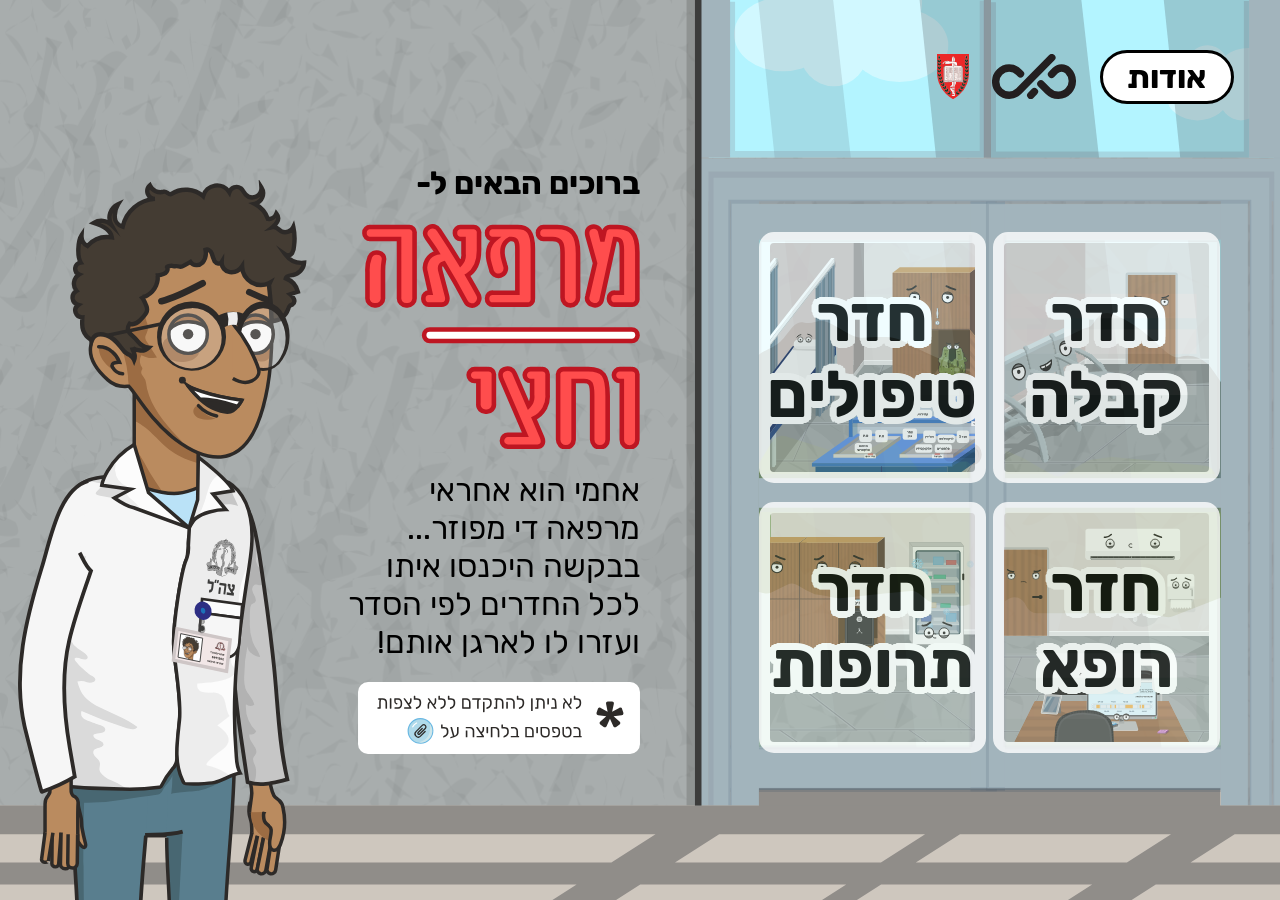
<file: index.html>
<!DOCTYPE html>
<html lang="en">
  <head>
    <meta charset="UTF-8">
    <meta name="viewport" content="width=device-width, initial-scale=1.0">
    <link rel="shortcut icon" href="2content/head_happy.svg">
    <link rel="stylesheet" href="JQuery/jquery-ui.css">
    <link rel="stylesheet" href="style.css">
    <script src="JQuery/jquery-3.4.1.min.js"></script>
    <script src="JQuery/jquery-ui.min.js"></script>
    <script src="code.js"></script>
    <script src="games_general.js"></script>
    <script src="quiz.js"></script> 
    <script src="room_1_games.js"></script>
    <script src="room_2_games.js"></script> 
    <script src="room_3_games.js"></script>
    <script src="room_4_games.js"></script>     
    <title>מרפאה וחצי</title>
  </head>
  <body>
    <div id="main">
      <!-- opening -->
      <div id="opening" class="page background">
        <div class="container">
          <div id="symbols" class="flex">
            <div id="about-button" class="button move background">אודות</div>
            <img id="till" class="symbol" src="1home/till_logo.svg">
            <img id="bhd-10" class="symbol" src="1home/bhd_10_logo.svg">
          </div>
          <div id="grade-print" class="bold smooth-16 ending-game-title"></div>
          <div id="rooms" class="flex">
            <div id="room-button-1" class="flex button room-button background abled">
              <div class="room-name smooth-16">חדר קבלה</div>
            </div>
            <div id="room-button-2" class="flex button room-button background abled">
              <div class="room-name smooth-16">חדר טיפולים</div>
            </div>
            <div id="room-button-3" class="flex button room-button background abled">
              <div class="room-name smooth-16">חדר רופא</div>
            </div>
            <div id="room-button-4" class="flex button room-button background abled">
              <div class="room-name smooth-16">חדר תרופות</div>
            </div>
          </div>
          <span id="opening-text" class="flex">
            <div class="bold">ברוכים הבאים ל-</div>
            <img id="opening-title" src="1home/title_mirpaa_vahezi.svg">
            <div>אחמי הוא אחראי מרפאה די מפוזר... בבקשה היכנסו איתו לכל החדרים לפי הסדר ועזרו לו לארגן אותם!</div>
            <img id="asterix" src="1home/note_bubble.svg">
          </span>
          <img id="ahami" src="1home/ahami.svg">
        </div>
      </div>

      <!-- about -->
      <div id="about" class="page background notebook">
        <div class="container">
          <div class="background bold title little-title">אודות</div>
          <div id="back-about-button" class="button move back-button control-button background"></div>
          <div class="flex flex-text">
            <img class="asterix" src="1home/asterisk.svg">
            <span><span class="bold gray">רמ"ד טי"ל-</span> רס"ן מיגל לויתן</span>
          </div>
          <div class="flex flex-text">
            <img class="asterix" src="1home/asterisk.svg">
            <span><span class="bold gray">רת"ח מו"פ וחדשנות בלמידה-</span> סמ"ר במיל' גל גנסין וסמ"ר אופק בצון</span>
          </div>
          <div class="flex flex-text">
            <img class="asterix" src="1home/asterisk.svg">
            <span><span class="bold gray">עיצוב גרפי-</span> סמל מייה ליבנה</span>
          </div>
          <div class="flex flex-text">
            <img class="asterix" src="1home/asterisk.svg">
            <span><span class="bold gray">תכנות-</span> סמל טל סרוסי ורב"ט ניצן סלמון</span>
          </div>
          <div class="flex flex-text">
            <img class="asterix" src="1home/asterisk.svg">
            <span><span class="bold gray">מומחה תוכן-</span> רס"ב יוסף פורטל</span>
          </div>
          <div class="flex flex-text">
            <img class="asterix" src="1home/asterisk.svg">
            <span><span class="bold gray">גרסה-</span> אפריל 2022</span>
          </div>
        </div>
      </div>

      <!-- room 1 -->
      <!-- page 1 -->
      <div id="r1p1" class="page background notebook">
        <div class="container">
          <div class="background bold title big-title">תחזוקת החדר</div>
          <div class="flex flex-text">
            <img class="asterix" src="1home/asterisk.svg">
            <span>חדר ההמתנה יהיה מוגן מפני פגעי מזג האוויר.</span>
          </div>
          <div class="flex flex-text">
            <img class="asterix" src="1home/asterisk.svg">
            <span>בחדר ההמתנה יימצאו הוראות, הנחיות, ומידע הסברתי למטופל, בהתאם להוראות קרפר.</span>
          </div>
          <div class="flex flex-text">
            <img class="asterix" src="1home/asterisk.svg">
            <span>בחדר יהיו ספסלי המתנה עם משענת בהתאם לתקן היחידה.</span>
          </div>
          <div class="flex flex-text">
            <img class="asterix" src="1home/asterisk.svg">
            <span>בחדר יפוזרו פחי אשפה לצורך שמירה על סביבה נקייה.</span>
          </div>
        </div>
      </div>

      <!-- page 2 -->
      <div id="r1p2" class="page background notebook">
        <div class="container">
          <div class="background bold title big-title">שילוט החדר</div>
          <div class="flex flex-text">
            <img class="asterix" src="1home/asterisk.svg">
            <span class="span-container"><span class="bold gray">מחוץ לכניסה</span> למרפאה ייתלו שלטים במקום בולט- לא על הדלת. השלטים שייתלו הם:
            <div class="flex flex-text">
              <div class="attach background data-num-1"></div>
              <span>שעות פעילות המרפאה.</span>
            </div>
            <div class="flex flex-text">
              <div class="attach background data-num-2"></div>
              <span>נוהל קבלת חולים למרפאה.</span>
            </div>
            <div class="flex flex-text">
              <div class="attach background data-num-3"></div>
              <span>דרכי תקשורת השגת צוות הרפואי לאחר שעות הפעילות ובמקרה חירום.</span>
            </div>
            <div class="flex flex-text">
              <div class="attach background data-num-4"></div>
              <span>המענה הרפואי לחיילי צה"ל לאחר שעות הפעילות (נוהל ביקור רופא).</span>
            </div>
          </span>
          </div>
          <div class="flex flex-text">
            <img class="asterix" src="1home/asterisk.svg">
            <span class="span-container"><span class="bold gray">במרכז החדר</span> ייתלו:
            <div class="flex flex-text">
              <div class="attach background data-num-4"></div>
              <span>שלט של שמירה על השקט והניקיון, ואיסור על עישון.</span>
            </div>
            <div class="flex flex-text">
              <div class="attach background data-num-5"></div>
              <span>אמנת השירות של חיל הרפואה.</span>
            </div>
          </span>
          </div>
        </div>
      </div>

      <!-- page 3- page 2's game -->
      <div id="r1p3" class="page background">
        <div class="container">
          <div class="instructions-flex flex">
            <img class="ahami-head" src="2content/head_happy.svg">
            <div class="bold instructions">התבלבלתי ותליתי את כל השלטים מחוץ למרפאה!<br>לחצו על השלטים שאמורים להיות בפנים</div>
          </div>
          <div class="items-flex flex">
            <img class="data-num-1 incorrect item state button visible" src="exer1/exer1_emergency.svg">
            <img class="data-num-2 incorrect item state button visible" src="exer1/exer1_kabala.svg">
            <img class="data-num-3 correct item state button visible" src="exer1/exer1_smoke.svg">
            <img class="data-num-4 correct item state button visible" src="exer1/exer1_amana.svg">
            <img class="data-num-5 incorrect item state button visible" src="exer1/exer1_timetable.svg">
            <img class="data-num-6 incorrect item state button visible" src="exer1/exer1_bikurofe.svg">
          </div>
        </div>
      </div>

      <!-- page 4 -->
      <div id="r1p4" class="page background notebook">
        <div class="container">
          <div class="background bold title big-title">מידע למטופל</div>
          <div class="flex flex-text">בחדר ההמתנה יימצא מידע למטופלים, בחלוקה לפי נושאים:</div>
          <div class="flex flex-text">
            <div class="attach background data-num-1"></div>
            <span class="span-container">הנחיות רפואה <span class="bold gray">כלליות</span>:
              <div class="flex flex-text">
                <img class="asterix" src="1home/asterisk.svg">
                <span>שעות פעילות המרפאה והמענה הרפואי לאחריהן ובעת חופשה.</span>
              </div>
              <div class="flex flex-text">
                <img class="asterix" src="1home/asterisk.svg">
                <span>נוהל קבלה לטיפול של בעל תפקיד (סגל/חניכים) לכל מתחם טיפולי.</span>
              </div>
              <div class="flex flex-text">
                <img class="asterix" src="1home/asterisk.svg">
                <span>נוהל פנייה למיון/מרפאת ביקור רופא ואופן בקשת טופס 119 (הוראת קרפ"ר 281.119).</span>
              </div>
              <div class="flex flex-text">
                <img class="asterix" src="1home/asterisk.svg">
                <span>רשימת מרפאות שיניים לעזרה ראשונה (אתר צה"ל ואפליקציית מקול הלב).</span>
              </div>
              <div class="flex flex-text">
                <img class="asterix" src="1home/asterisk.svg">
                <span>נוהל פנייה לוועדה רפואית (הוראת קרפ"ר 701.005).</span>
              </div>
              <div class="flex flex-text">
                <img class="asterix" src="1home/asterisk.svg">
                <span>זכויות וחובות החייל בכל הקשור בהפניות למומחים (הוראת קרפ"ר 300.007).</span>
              </div>
              <div class="flex flex-text">
                <img class="asterix" src="1home/asterisk.svg">
                <span>נוהל פנייה ישירה של אנשי הקבע למרפאות מומחים (הוראת קרפ"ר 300.007).</span>
              </div>
              <div class="flex flex-text">
                <img class="asterix" src="1home/asterisk.svg">
                <span>נוהל מערך הרפואה הראשונה למשרתי הקבע, הכוללות את רשימת מרפאות הקבע בצבא ואפשרות אנשי הקבע למעבר ביניהן (הוראת קרפ"ר 300.002).</span>
              </div>
              <div class="flex flex-text">
                <img class="asterix" src="1home/asterisk.svg">
                <span>דרכי התקשרות עם מרכז המידע וזימון תורים (אתר צה"ל ואפליקציית מקול הלב).</span>
              </div>
            </span>
          </div>
        </div>
      </div>

      <!-- page 5 -->
      <div id="r1p5" class="page background notebook">
        <div class="container">
          <div class="background bold title big-title">מידע למטופל</div>
          <div class="flex flex-text">
            <div class="attach background data-num-1"></div>
            <span class="span-container">רפואת <span class="bold gray">מומחים</span>:
              <div class="flex flex-text">
                <img class="asterix" src="1home/asterisk.svg">
                <span>נוהל פניית/הפניית חייל בחובה/בקבע לקב"ן.</span>
              </div>
              <div class="flex flex-text">
                <img class="asterix" src="1home/asterisk.svg">
                <span>רשימת מרפאות מומחים צבאיות ואזרחיות, ורשימת אופטיקאים (כולל דרכי השגתן).</span>
              </div>
              <div class="flex flex-text">
                <img class="asterix" src="1home/asterisk.svg">
                <span>מומחי פיזיותרפיה ודרכי השגתם (אתר צה"ל, אפליקציית מקול הלב ואתר משר"פ דך הצה"לנט).</span>
              </div>
            </span>
          </div>
          <div class="flex flex-text">
            <div class="attach background data-num-2"></div>
            <span class="span-container">רפואת <span class="bold gray">נשים</span>:
            <div class="flex flex-text">
              <img class="asterix" src="1home/asterisk.svg">
              <span>נוהל בדיקת חיילת, הכולל רשימת רופאות נשים צבאיות ואזרחיות, ונוהל פנייה למרכז מהו"ת (ראש מערך רפואת נשים במרפ"א 8282).</span>
            </div>
          </span>
        </div>
        </div>
      </div>

      <!-- page 6 -->
      <div id="r1p6" class="page background notebook">
        <div class="container">
          <div class="background bold title big-title">מידע למטופל</div>
          <div class="flex flex-text">
            <div class="attach background data-num-1"></div>
            <span class="span-container">לוח מודעות עם <span class="bold gray">הנחיות רפואה מונעת ובריאות הצבא</span>. אין לתלות הוראות קרפ"ר על הלוח- הנהלים שיימצאו הינם נהלים פנים יחידתיים המותאמים להוראות קרפ"ר ולהבנחיות הענפים השונים בחיל הרפואה. הלוח יעסוק בנושאים הבאים:
              <div class="flex flex-text">
                <img class="asterix" src="1home/asterisk.svg">
                <span>מניעת עישון.</span>
              </div>
              <div class="flex flex-text">
                <img class="asterix" src="1home/asterisk.svg">
                <span>נזקי שמש.</span>
              </div>
              <div class="flex flex-text">
                <img class="asterix" src="1home/asterisk.svg">
                <span>תזונה נכונה בשגרה ולפי עונות השנה.</span>
              </div>
              <div class="flex flex-text">
                <img class="asterix" src="1home/asterisk.svg">
                <span>פעילות גופנית ואורח חיים בריא.</span>
              </div>
              <div class="flex flex-text">
                <img class="asterix" src="1home/asterisk.svg">
                <span>מודעות לאבחון סרטן השד ונקודות חן.</span>
              </div>
              <div class="flex flex-text">
                <img class="asterix" src="1home/asterisk.svg">
                <span>מידע בנושא אמצעי מניעה, ופרסום מרפאות לבדיקת HIV</span>
              </div>
            </span>
          </div>
        </div>
      </div>

      <!-- page 7- page 4, 5 and 6's game -->
      <div id="r1p7" class="page background">
        <div class="container">
          <div class="boards-flex flex">
            <img class="board drop drop-1 empty" src="exer2/board_general.svg">
            <img class="board drop drop-2 empty" src="exer2/board_pro.svg">
            <img class="board drop drop-3 empty" src="exer2/board_women.svg">
            <img class="board drop drop-4 empty" src="exer2/board_health.svg">
          </div>
          <img class="hands" src="exer2/exer2_hands.svg">
          <img class="data-num-1 drag-1 drag item state button block" src="exer2/message_vaada.svg">
          <img class="data-num-2 drag-1 drag item state button none" src="exer2/message_timetable.svg">
          <img class="data-num-3 drag-2 drag item state button none" src="exer2/message_kaban.svg">
          <img class="data-num-4 drag-2 drag item state button none" src="exer2/message_physiotherapy.svg">
          <img class="data-num-5 drag-3 drag item state button none" src="exer2/message_women.svg">
          <img class="data-num-6 drag-3 drag item state button none" src="exer2/message_mahut.svg">
          <img class="data-num-7 drag-4 drag item state button none" src="exer2/message_food.svg">
          <img class="data-num-8 drag-4 drag item state button none" src="exer2/message_sport.svg">
          <div class="instructions-flex flex">
            <img class="ahami-head" src="2content/head_happy.svg">
            <div class="bold instructions">בבקשה עזרו לי לגרור את המודעה ללוח הנכון</div>
          </div>
        </div>
      </div>

      <!-- page 8 -->
      <div id="r1p8" class="page background notebook">
        <div class="container">
          <div class="background bold title big-title">חדר קבלה</div>
          <div class="flex flex-text">
            <img class="asterix" src="1home/asterisk.svg">
            <span>קבלת מטופלים למרפאה תתבצע בהתאם לנוהל העבודה שנכתב על ידי מפקד המרפאה. נוהל העבודה יהיה תואם לפק"ל שגרת המחנה ביחידה.</span>
          </div>
          <div class="flex flex-text">
            <img class="asterix" src="1home/asterisk.svg">
            <span>בחדר יימצאו מחשב, טלפון וציוד משקי לוגיסטי.</span>
          </div>
          <div class="flex flex-text">
            <img class="asterix" src="1home/asterisk.svg">
            <span>הצוות הרפואי יכיר את מערכת זימון התורים וידע לקבוע תורים עבור חיילי היחידה למרפאות המומחים (רלוונטי למרפאות המנהלות זימון תורים).</span>
          </div>
          <div class="flex flex-text">
            <img class="asterix" src="1home/asterisk.svg">
            <span>בחדר הקבלה תבוצע הקפדה יתרה על שמירת סודיות רפואית- בין אם בשיח עם המטופל או בין אם בנעילה והצנעה של מסמכים רפואיים (כמתחייב בחוק "זכויות החולה"- סודיות רפואית).</span>
          </div>
        </div>
      </div>

      <!-- page 9 -->
      <div id="r1p9" class="page background notebook">
        <div class="container">
          <div class="background bold title big-title">אוגדן חדר הקבלה</div>
          <div class="flex flex-text">
            <img class="asterix" src="1home/asterisk.svg">
            <span class="span-container">במרפאות בהן יש חדר קבלה צריך להכין <span class="bold gray">אוגדן הנחיות</span> שיכיל את הנושאים הבאים:
            <div class="flex flex-text">
              <div class="attach background data-num-1"></div>
              <span>נהלי עבודה על פי פק"ל המרפאה.</span>
            </div>
            <div class="flex flex-text">
              <div class="attach background data-num-2"></div>
              <span>רשימת תכולה של הציוד הנמצא בחדר הקבלה.</span>
            </div>
            <div class="flex flex-text">
              <div class="attach background data-num-3"></div>
              <span>הוראות ב"מ (ביטחון מידע) בשימוש במחשבי צה"ל.</span>
            </div>
            <div class="flex flex-text">
              <div class="attach background data-num-4"></div>
              <span>נוהל כתוב על יחסי גומלין בין היחידה למרפאה בקביעת התור.</span>
            </div>
          </span>
          </div>
        </div>
      </div>

      <!-- page 10- page 8 and 9's game -->
      <div id="r1p10" class="page background">
        <div class="container">
          <div class="instructions-flex flex">
            <img class="ahami-head" src="2content/head_happy.svg">
            <div class="bold instructions">עזרו לי ליצור אוגדן לחדר קבלה! גררו את הדפים הנחוצים לאוגדן ואת השאר לפח</div>
          </div>
          <div class="flex ogdan-drag-flex">
            <img class="folder drop drop-1" src="exer3/ogdan_kabala.svg">
            <img class="trash drop drop-2" src="exer3/exer3_trash.svg">
          </div>
          <img class="file item drag drag-1 data-num-1 button block" src="exer3/exer3_work.svg">
          <img class="file item drag drag-2 data-num-2 button block" src="exer3/exer3_bikurofe.svg">
          <img class="file item drag drag-1 data-num-3 button block" src="exer3/exer3_equipment.svg">
          <img class="file item drag drag-1 data-num-4 button block" src="exer3/exer3_bam.svg">
          <img class="file item drag drag-1 data-num-5 button block" src="exer3/exer3_queue.svg">
          <img class="file item drag drag-2 data-num-6 button block" src="exer3/exer3_kabala.svg">
        </div>
      </div>

      <!-- room 2 -->
      <!-- page 1 -->
      <div id="r2p1" class="page background notebook">
        <div class="container">
          <div class="background bold title big-title">הרגלי עבודה</div>
          <div class="flex flex-text">
            <img class="asterix" src="1home/asterisk.svg">
            <span>בחדר זה מתקיים המפגש הראשון בין המטופל למטפל.</span>
          </div>
          <div class="flex flex-text">
            <img class="asterix" src="1home/asterisk.svg">
            <span>בחדר זה יעשו טיפולים על ידי איש צוות רפואה בלבד- ביוזמתו או על פי הוראות קר"פ, בהתאם להוראות קרפ"ר 200.001- סמכויות החובש.</span>
          </div>
          <div class="flex flex-text">
            <div class="attach background data-num-1"></div>
            <span>על כלל אנשי הצוות המטפל ללבוש חלוק לבן ומגוהץ עם תג זיהוי המציין את שמו, תמונתו ותפקידו (הוראת קר"פר 300.001).</span>
          </div>
          <div class="flex flex-text">
            <img class="asterix" src="1home/asterisk.svg">
            <span>כאשר חדר הטיפולים משותף למרפאת החובה והקבע יש לקבוע שעות קבלה נפרדות (הוראת קרפ"ר 300.002).</span>
          </div>
          <div class="flex flex-text">
            <div class="attach background data-num-2"></div>
            <span>לעיתים קיימות כמה עמדות טיפול בחדר אחד, ולכן יש לוודא שנשמרת הפרטיות של כל מטופל (הוראת קרפ"ר 300.001), ואף לבצע הפרדה פיזית בין מתחמי הטיפול באמצעות קיר הפרדה או וילון.</span>
          </div>
          <div class="flex flex-text">
            <img class="asterix" src="1home/asterisk.svg">
            <span>במידה שבחדר ישנו מתחם נטילת דגימות מעבדה, אין לשלב את פעילות המתחם בו זמנית עם קבלת מטופלים בחדר הטיפולים, על מנת לשמור על פרטיות המטופל.</span>
          </div>
        </div>
      </div>

      <!-- page 2- page 1's game -->
      <div id="r2p2" class="page background">
        <div class="container">
          <div class="instructions-flex flex">
            <img class="ahami-head" src="2content/head_happy.svg">
            <div class="bold instructions">גדי חייל בסדיר, תור (למקרה לא דחוף) הוא רוצה להסדיר.<br>גררו את הסמן כדי לבחור את הזמן, והקישו על ENTER כדי שהתור יוזמן.</div>
          </div>
          <div id="gadi-text" class="bold">שיבוץ שעה לתור של גדי:</div>
          <div class="slider-deitem background flex">
            <div class="slider"></div>
          </div>
        </div>
      </div>

      <!-- page 3 -->
      <div id="r2p3" class="page background notebook">
        <div class="container">
          <div class="background bold title big-title">תחזוקת החדר</div>
          <div class="flex flex-text">
            <img class="asterix" src="1home/asterisk.svg">
            <span>על המתחם להיות בעל אמצעים תקינים למיזוג/חימום.</span>
          </div>
          <div class="flex flex-text">
            <img class="asterix" src="1home/asterisk.svg">
            <span class="span-container">בחדר יהיו <span class="bold gray">4</span> פחים שונים:
            <div class="flex flex-text">
              <img class="asterix" src="1home/asterisk.svg">
              <span>פח לפסולת רפואית ביולוגית (הוראת קרפ"ר 603.007.4).</span>
            </div>
            <div class="flex flex-text">
              <img class="asterix" src="1home/asterisk.svg">
              <span>פח ייעודי לפסולת רפואית חדה (פח מחטים).</span>
            </div>
            <div class="flex flex-text">
              <img class="asterix" src="1home/asterisk.svg">
              <span>פח לפסולת רגילה (שאינה רפואית).</span>
            </div>
            <div class="flex flex-text">
              <img class="asterix" src="1home/asterisk.svg">
              <span>פח גריסה.</span>
            </div>
          </span>
          </div>
          <div class="flex flex-text">
            <img class="asterix" src="1home/asterisk.svg">
            <span>בצמוד לכל מכשיר רפואי הנמצא בחדר הטיפולים ימצאו הוראות הפעלה.</span>
          </div>
          <div class="flex flex-text">
            <img class="asterix" src="1home/asterisk.svg">
            <span>צוות המטפלים יכיר את המכשור ואת הוראות ההפעלה של כל מכשיר (הוראות קרפ"ר 901.029).</span>
          </div>
          <div class="flex flex-text">
            <img class="asterix" src="1home/asterisk.svg">
            <span>בחדר יימצא אוגדן חדר טיפולים.</span>
          </div>
        </div>
      </div>

      <!-- page 4 -->
      <div id="r2p4" class="page background">
        <div class="container">
          <div class="instructions-flex flex">
            <img class="ahami-head" src="2content/head_happy.svg">
            <div class="bold instructions">שלטו באמצעות החצים במקלדת<br>לאיזה פח הפסולת אמורה לרדת</div>
          </div>
          <img class="item data-num-1 block" src="exer5/fall_apple.svg">
          <img class="item data-num-2 none" src="exer5/fall_file.svg">
          <img class="item data-num-3 none" src="exer5/fall_syringe.svg">
          <img class="item data-num-4 none" src="exer5/fall_pad.svg">
        </div>
      </div>

      <!-- page 5 -->
      <div id="r2p5" class="page background notebook">
        <div class="container">
          <div class="background bold title big-title">אוגדן חדר טיפולים</div>
          <div class="flex flex-text">אוגדן הוא קלסר שמכיל קובץ הוראות עבור הצוות הרפואי המטפל. עובדי המרפאה יכירו את ההוראות המתוייקות באוגדן, ואחראי המרפאה יחתים את העובדים על הצהרה על קריאת האוגדן אחת לחצי שנה. האוגדן יכלול את הנושאים הבאים:</div>
          <div class="flex flex-text">
            <div class="attach background data-num-1"></div>
            <span class="span-container">הוראות כלליות לאופן העבודה בהתאם לקביעת מנהל המרפאה:
              <div class="flex flex-text">
                <img class="asterix" src="1home/asterisk.svg">
                <span>פתיחת יום וסגירתו.</span>
              </div>
              <div class="flex flex-text">
                <img class="asterix" src="1home/asterisk.svg">
                <span>שעות הפעילות.</span>
              </div>
              <div class="flex flex-text">
                <img class="asterix" src="1home/asterisk.svg">
                <span>אופן התנהלות העובדים בחדר (כולל הופעה ולבוש).</span>
              </div>
              <div class="flex flex-text">
                <img class="asterix" src="1home/asterisk.svg">
                <span>הוראות לעובדים ותורנים בחדר מעבר לשעות הפעילות.</span>
              </div>
              <div class="flex flex-text">
                <img class="asterix" src="1home/asterisk.svg">
                <span>הנחיות לרישום ודיווח רפואי.</span>
              </div>
              <div class="flex flex-text">
                <img class="asterix" src="1home/asterisk.svg">
                <span>הנחיות לעבודה עם המערכת הרפואית הממוחשבת לחובש/אחות/פרמדיק/פיזיותרפיסט/סייעת/רופא שיניים (בהתאמה למתחם הרפואי).</span>
              </div>
              <div class="flex flex-text">
                <img class="asterix" src="1home/asterisk.svg">
                <span>הוראות קרפ"ר רלוונטיות (לדוגמה: סמכויות החובש, פסולת ביולוגית וכו').</span>
              </div>
            </span>
          </div>
          <div class="flex flex-text">
            <div class="attach background data-num-2"></div>
            <span>נוהל מהילת <span class="bold gray">תמיסת סביעור</span>.</span>
          </div>
          <div class="flex flex-text">
            <div class="attach background data-num-3"></div>
            <span>נוהל <span class="bold gray">חשיפה לדם</span> (הוראת ענף רפואה 01-02-05).</span>
          </div>
        </div>
      </div>

      <!-- page 6 -->
      <div id="r2p6" class="page background notebook">
        <div class="container">
          <div class="background bold title big-title">רשימות חשובות</div>
          <div class="flex flex-text">
            <div class="attach background data-num-1"></div>
            <span>את המשימות של תורן במרפאה יש לרכז בדף תורנות.</span>
          </div>
          <div class="flex flex-text">
            <div class="attach background data-num-2"></div>
            <span>בחדר תימצא רשימת תכולה- בחלוקה לציוד משקי, משקי רפואי ומחשוב.</span>
          </div>
          <div class="flex flex-text">
            <div class="attach background data-num-3"></div>
            <span>בחדר הטיפולים יימצאו דפי רישום הזנה בדיעבד מפגש חובש (רטרו) למקרה בו המערכת קרסה.</span>
          </div>
        </div>
      </div>

      <!-- page 7 -->
      <div id="r2p7" class="page background notebook">
        <div class="container">
          <div class="background bold title big-title">שילוט בחדר</div>
          <div class="flex flex-text">
            <div class="attach background data-num-1"></div>
            <span>בכניסה לחדר ייתלה שלט המורה על אפשרות לליווי המטופל/ת בעת הפגישה עם המטפל (הוראת קרפ"ר 300.001).</span>
          </div>
          <div class="flex flex-text">
            <div class="attach background data-num-2"></div>
            <span>שלט המצביע על מיקום אפוד הכוננות בחדר.</span>
          </div>
          <div class="flex flex-text">
            <div class="attach background data-num-3"></div>
            <span>בחזית שולחן הטיפולים ייתלה שלט המפרט את מורשי הגישה לשולחן:<br>"הגישה לשולחן הטיפולים מותרת לרופא, חובש/ת, פרמדיק, אח".</span>
          </div>
        </div>
      </div>

      <!-- page 8- page 7's game -->
      <div id="r2p8" class="page background">
        <div class="container">
          <div class="instructions-flex flex">
            <img class="ahami-head" src="2content/head_happy.svg">
            <div class="bold instructions">בבקשה עזרו לי לגרור את השלט למקום הנכון</div>
          </div>
          <div class="drop drop-1"></div>
          <div class="drop drop-2"></div>
          <div class="drop drop-3"></div>
          <img class="side-hands" src="exer6/exer06_hand.svg">
          <img class="data-num-1 drag-1 drag item state button block" src="exer6/exer06_livui.svg">
          <img class="data-num-2 drag-2 drag item state button none" src="exer6/exer06_efod.svg">
          <img class="data-num-3 drag-3 drag item state button none" src="exer6/exer06_tipulim.svg">
        </div>
      </div>

      <!-- page 9 -->
      <div id="r2p9" class="page background notebook">
        <div class="container">
          <div class="background bold title big-title">אפוד כוננות</div>
          <div class="flex flex-text">
            <div class="attach background data-num-1"></div>
            <span>ביחידות המחזיקות כוננות לסיוע רפואי בשגרה, ניתן לקבוע אפוד/ווסט מחלקתי שישמש את כונן הרפואה בשגרה. ניתן גם לאפשר לכל כונן להחזיק בכוננות זו באמצעות ציודו הייעודי האישי.</span>
          </div>
          <div class="flex flex-text">
            <div class="attach background data-num-2"></div>
            <span>בתוך האפוד/ווסט יש לוודא הימצאות רשימת תכולה המעודכנת לתקן ולמצאי הנלקחת ממערכת ה-sap (דו"ח תכולת ערכה קוד ZPKR).</span>
          </div>
          <div class="flex flex-text">
            <img class="asterix" src="1home/asterisk.svg">
            <span>יש לבצע מעקב אחר כשירות ותוקף הצר"פ והציוד הנוסף באפוד/ווסט לפי הנחיית הו"ק 200.008. בדיקת הכשירות תבוצע בכל כניסה למשמרת על ידי הכונן. מעקב אחר תקפות הציוד וכשירותו הטכנית יבוצע במעקבים הפנימיים של למשך 3 חודשים. ניתן לרשום את תוקף הפריטים על גבי רשימת התכולה של הערכה.</span>
          </div>
        </div>
      </div>

      <!-- page 10 -->
      <div id="r2p10" class="page background notebook">
        <div class="container">
          <div class="background bold title big-title">אחזקת דפיברילטור</div>
          <div class="flex flex-text">
            <div class="attach background data-num-1"></div>
            <span>יש לבצע בדיקה יומית של דפיברילטורים חצי אוטומטיים מסוגים phillips ו-AED, ולתעד זאת על גבי טבלת מעקב שתוחזק בצמוד למכשיר.</span>
          </div>
          <div class="flex flex-text">
            <div class="attach background data-num-2"></div>
            <span>במסגרת הבדיקה יש לוודא כי נורית החיווי מהבהבת בירוק, על ידי התבוננות בלבד.</span>
          </div>
        </div>
      </div>

      <!-- page 11- page 10's game -->
      <div id="r2p11" class="page background">
        <div class="container">
          <div class="instructions-flex flex">
            <img class="ahami-head" src="2content/head_happy.svg">
            <div class="bold instructions">לחצו על נורית החיווי כדי להפעיל אותה!</div>
          </div>
          <img class="defibrillator" src="exer7/exer07_defibrillator.svg">
          <img class="correct item button" src="exer7/exer07_light_off.svg ">
        </div>
      </div>

      <!-- page 12- page 10's game -->
      <div id="r2p12" class="page background notebook">
        <div class="container">
          <div class="background bold title big-title">עמדת נטילת דגימות מעבדה</div>
          <div class="flex flex-text">בעמדה זו יימצאו:</div>
          <div class="flex flex-text">
            <div class="attach background data-num-1"></div>
            <span>צר"פ וציוד משקי בהתאם לתקני היחידה המופיעים באט"ל 2000 טבלאות 9 ו-10.</span>
          </div>
          <div class="flex flex-text">
            <div class="attach background data-num-2"></div>
            <span class="span-container">"אוגדן נהלי עבודה לנטילת דגימות מעבדה" עליו חתום כל הצוות הרפואי, ובו יכללו הנושאים הבאים:"
              <div class="flex flex-text">
                <img class="asterix" src="1home/asterisk.svg">
                <span>שעות הפעילות.</span>
              </div>
              <div class="flex flex-text">
                <img class="asterix" src="1home/asterisk.svg">
                <span>נהלי העבודה (הכוללים את אופן איסוף הדגימות, ריכוזן ושליחתן למעבדה המרכזית).</span>
              </div>
              <div class="flex flex-text">
                <img class="asterix" src="1home/asterisk.svg">
                <span>ממשקי העבודה וסדר הפעולות מול המעבדה המרכזית, הכוללים את נהלי מסירת הדגימות וקבלת התשובות, ואת אנשי הקשר במעבדה.</span>
              </div>
              <div class="flex flex-text">
                <img class="asterix" src="1home/asterisk.svg">
                <span>נוהל הטיפול בחשיפה לדם על פי הנחיית ענף הרפואה 05-02-01.</span>
              </div>
              <div class="flex flex-text">
                <img class="asterix" src="1home/asterisk.svg">
                <span>טבלה המרכזת את סוגי המבחנות הנדרשות לכל סוג של בדיקה.</span>
              </div>
              <div class="flex flex-text">
                <img class="asterix" src="1home/asterisk.svg">
                <span>סדר הפעולות הנדרש לאחר קבלת תשובת מעבדה חריגה, על פי הנחיית ענף הרפואה 08-01-01.</span>
              </div>
            </span>
          </div>
        </div>
      </div>

      <!-- page 13- page 12's game -->
      <div id="r2p13" class="page background">
        <div class="container">
          <div class="instructions-flex flex">
            <img class="ahami-head" src="2content/head_happy.svg">
            <div class="bold instructions">עזרו לי ליצור אוגדן לעמדת המעבדה! גררו את הדפים הנחוצים לאוגדן ואת השאר לפח</div>
          </div>
          <div class="flex ogdan-drag-flex">
            <img class="folder drop drop-1" src="exer3/ogdan_maabada.svg">
            <img class="trash drop drop-2" src="exer3/exer3_trash.svg">
          </div>
          <img class="file item drag drag-1 data-num-1 button block" src="exer3/exer8_timetable.svg">
          <img class="file item drag drag-1 data-num-2 button block" src="exer3/exer8_testtube.svg">
          <img class="file item drag drag-2 data-num-3 button block" src="exer3/exer3_bikurofe.svg">
          <img class="file item drag drag-1 data-num-4 button block" src="exer3/exer8_samples.svg">
          <img class="file item drag drag-1 data-num-5 button block" src="exer3/exer8_blood.svg">
          <img class="file item drag drag-1 data-num-6 button block" src="exer3/exer3_work.svg">
        </div>
      </div>

      <!-- page 14 -->
      <div id="r2p14" class="page background notebook">
        <div class="container">
          <div class="background bold title big-title">עגלת הטיפולים</div>
          <img id="treatment-table" class="center" src="2content/shulhan_tipulim.svg">
        </div>
      </div>

      <!-- page 15 -->
      <div id="r2p15" class="page background notebook">
        <div class="container">
          <div class="background bold title big-title">הנחיות לשולחן טיפולים</div>
          <div class="flex flex-text">
            <img class="asterix" src="1home/asterisk.svg">
            <span>שולחן הטיפולים יימצא נקי ומסודר במהלך יום העבודה- סידור שולחן הטיפולים יהיה בהתאם לסכימה. צר"פ יאורגן בהתאם להוראת ענף צר"פ "פינת אחסון וניפוק תרופות" מספר 02-04-0010.</span>
          </div>
          <div class="flex flex-text">
            <img class="asterix" src="1home/asterisk.svg">
            <span>משולחן הטיפולים ינופקו תרופות בסמכות חובש בלבד על פי הוראת קרפ"ר 200.001- סמכויות החובש.</span>
          </div>
          <div class="flex flex-text">
            <img class="asterix" src="1home/asterisk.svg">
            <span>תרופות הנמצאות בשולחן הטיפולים יהיו באריזתן המקורית, ואין לגזור תרופות מראש. כאשר מנופקת תרופה לחייל, החלק עם מספר האצווה ותאריך פגות התוקף נשאר בשולחן הטיפולים.</span>
          </div>
          <div class="flex flex-text">
            <img class="asterix" src="1home/asterisk.svg">
            <span>בשולחן הטיפולים יימצאו תרופות בהתאם למנה קבועה שנקבעה במרפאה לפי אופי צריכה וכמות המטופלים היומית/שבועית.</span>
          </div>
          <div class="flex flex-text">
            <img class="asterix" src="1home/asterisk.svg">
            <span>ביחידות בהן אין שימוש במדחום דיגיטלי עם כיסוי פלסטיק חד פעמי (פרובים), יוחזקו מדי החום בפעמוניות, כאשר בתחתית הפעמונית יונחו פדי גאזה. אחת ליום ימולאו הפעמוניות בתמיסת סביעור ביחס 1:100.</span>
          </div>
          <div class="flex flex-text">
            <img class="asterix" src="1home/asterisk.svg">
            <span>בשולחן הטיפולים לא ימצאו חומרי רפואה מונעת כגון: טבליות כלור, אלתוש, תמיסות לבדיקת מים.</span>
          </div>
          <div class="flex flex-text">
            <img class="asterix" src="1home/asterisk.svg">
            <span>כל הטיפולים אשר יוצאו משולחן הטיפולים ירשמו במערכת ה-cpr פרט למקרים בהם יש נתק בתקשורת, ואז הם יתועדו על גבי טפסי הזנה רטרו.</span>
          </div>
        </div>
      </div>

      <!-- page 16- page 15's game
      <div id="r2p16" class="page background">
        <div class="container">
          <img class="data-num-1 correct item state button block" src="exer9/exer09_therm.svg">
          <img class="data-num-2 correct item state button none" src="exer9/exer09_gauze.svg">
          <img class="data-num-3 correct item state button none" src="exer9/exer09_optalgin.svg">
          <img class="data-num-4 incorrect item state button none" src="exer9/exer09_dai.svg">
          <img class="data-num-5 incorrect item state button none" src="exer9/exer09_moxipen.svg">
          <img class="data-num-6 incorrect item state button none" src="exer9/exer09_ibufen.svg">
          <div class="instructions-flex flex">
            <img class="ahami-head" src="2content/head_happy.svg">
            <div class="bold instructions">תתפסו רק כאלה שאמורות להיות על שולחן הטיפולים!<br>אוי לא! נופלות תרופות!</div>
          </div>
        </div>
      </div> -->

      <!-- page 17 -->
      <div id="r2p16" class="page background notebook">
        <div class="container">
          <div class="background bold title big-title">שילוט בשולחן טיפולים</div>
          <div class="flex flex-text">
            <div class="attach background data-num-1"></div>
            <span>מדי החום P.O ו-P.R יופרדו וישולטו בנייר דבק שקוף (לא בליקופלסט).</span>
          </div>
          <div class="flex flex-text">
            <div class="attach background data-num-2"></div>
            <span>בשלטים של תרופות הנמצאות בשולחן הטיפולים ייכתב שם התרופה בשפה האנגלית- שם גנרי ושם מסחרי בהתאם להנחיות ענף צר"פ 02-04-0110.</span>
          </div>
          <div class="flex flex-text">
            <div class="attach background data-num-3"></div>
            <span>מגירות השולחן ישולטו בהתאם לתכולה הנמצאת בהן.</span>
          </div>
          <div class="flex flex-text">
            <div class="attach background data-num-4"></div>
            <span>תרופות שקיבלו הארכת תוקף ממצר"פ בהתאם לחוברת רענון שנתית, יסומנו בתווית צהובה עם תאריך מעודכן.</span>
          </div>
        </div>
      </div>

      <!-- page 18- page 17's game -->
      <div id="r2p17" class="page background">
        <div class="container">
          <div class="instructions-flex flex">
            <img class="ahami-head" src="2content/head_happy.svg">
            <div class="bold instructions">איזו תרופה משולטת נכון?</div>
          </div>
          <div class="items-flex flex center">
            <img class="data-num-1 correct item state button visible" src="exer10/exer10_left.svg">
            <img class="data-num-2 incorrect item state button visible" src="exer10/exer10_mid.svg">
            <img class="data-num-3 incorrect item state button visible" src="exer10/exer10_right.svg">
          </div>
        </div>
      </div>

<!-- room 3 -->
      <!-- page 1 -->
      <div id="r3p1" class="page background notebook">
        <div class="container">
          <div class="background bold title big-title">הרגלי עבודה</div>
          <div class="flex flex-text">
            <img class="asterix" src="1home/asterisk.svg">
            <span>בדיקת המטופלים על ידי רופא תתבצע אך ורק בחדר הרופא. במקרים בהם יוחלט על ידי הרופא, יטופל המטופל גם בחדר הטיפולים. יש לשמור על פרטיות המטופלים ולמנוע כניסה לחדר רופא ללא אישור.</span>
          </div>
          <div class="flex flex-text">
            <div class="attach background data-num-1"></div>
            <span>לפני בדיקת החיילים בחדר הרופא, יש לוודא כי קיימים כל האמצעים הנדרשים לביצוע בדיקת חולים (טופסולוגיה, דפי צילום, טפסי רטרו וכדומה).</span>
          </div>
          <div class="flex flex-text">
            <img class="asterix" src="1home/asterisk.svg">
            <span>יש לוודא שלכל חיילת שמגיעה למרפאה יש ליווי - אלא אם החיילת וויתרה מראש על זכותה לליווי, ציינה זאת בפני הרופא טרם קיום המפגש והוא תיעד זאת במערכת הרשומות הרפואית.</span>
          </div>
          <div class="flex flex-text">
            <img class="asterix" src="1home/asterisk.svg">
            <span>על הרופא לפרט לחייל את כל מהלך הטיפול שינתן לו בכדי לשפר את שביעות רצונו ושיתוף הפעולה של החייל עם הרופא.</span>
          </div>
          <div class="flex flex-text">
            <img class="asterix" src="1home/asterisk.svg">
            <span>במרפאה לא יוחזקו חותמות אישיות - על כל רופא להחזיק את חותמתו בצמוד אליו ולדאוג לאבטחתה.</span>
          </div>
        </div>
      </div>
      
      <!-- page 2- page 2's game -->
      <div id="r3p2" class="page background">
        <div class="container">
          <div class="instructions-flex flex">
            <img class="ahami-head" src="2content/head_happy.svg">
            <div class="bold instructions">הרופא שכח לקחת את החותמת הביתה... תוכלו למצוא אותה?</div>
          </div>
          <div class="stamp button item correct"></div>
          
        </div>
      </div>

      <!-- page 3 -->
      <div id="r3p3" class="page background notebook">
        <div class="container">
          <div class="background bold title big-title">תחזוקת החדר</div>
          <div class="flex flex-text">
            <img class="asterix" src="1home/asterisk.svg">
            <span>בחדר חייבים להימצא כיור, סבון ונייר לשטיפת ידיים וניגובן.</span>
          </div>
          <div class="flex flex-text">
            <img class="asterix" src="1home/asterisk.svg">
            <span>בחדר יהיו אמצעים תקינים למיזוג / חימום.</span>
          </div>
          <div class="flex flex-text">
            <img class="asterix" src="1home/asterisk.svg">
            <span>בחדר רופא יימצא צר"פ משקי לצורך תפעולו של החדר בהתאם לתקני היחידה (ניתן להיעזר בנגד הלוגיסטיקה - אט"ל 2000).</span>
          </div>
          <div class="flex flex-text">
            <img class="asterix" src="1home/asterisk.svg">
            <span>בחדר יימצא אוגדן חדר רפואה.</span>
          </div>
          <div class="flex flex-text">
            <div class="attach background data-num-1"></div>
            <span>בחדר רופא תימצא עגלת טיפולים לרופא (על פי תקן).</span>
          </div>
        </div>
      </div>

       
      <!-- page 4- page 4's game -->
      <div id="r3p4" class="page background">
        <div class="container">
          <div class="instructions-flex flex">
            <img class="ahami-head" src="2content/head_happy.svg">
            <div class="bold instructions">מצא את ההבדלים בין החדרים!</div>
          </div>
          <div class="items">
            <img class="soap soap item correct transparent" src="exer12/exer12_soap.svg"></img>
            <img class="ac item correct transparent" src="exer12/exer12_ac.svg"></img>
            <img class="certain item correct transparent" src="exer12/exer12_certain.svg"></img>
            <img class="cupboard item correct transparent" src="exer12/exer12_cupboard.svg"></img>
            <div class="chair item correct transparent"></div>
          </div>
          <div class="targets">
            <div class="soap target item correct"></div>
            <div class="ac target item correct"></div>
            <div class="certain target item correct"></div>
            <div class="cupboard target item correct"></div>
            <div class="chair target item correct"></div>
          </div>
        </div>
      </div>

      <!-- page 5 -->
      <div id="r3p5" class="page background notebook">
        <div class="container">
          <div class="background bold title big-title">עגלת טיפולים</div>
          <img id="doctor-table" class="center" src="2content/agalat_tipulim.svg">
        </div>
      </div>

      <!-- page 6 -->
      <div id="r3p6" class="page background notebook">
        <div class="container">
          <div class="background bold title big-title">אוגדן חדר רופא</div>
          <div class="flex flex-text">
            <div class="attach background data-num-1"></div>
            <span>פק"ל לרופא, שבו יכתוב מפקד המתקן הרפואי את ההנחיות לרופא המטפל.</span>
          </div>
          <div class="flex flex-text">
            <div class="attach background data-num-2"></div>
            <span class="span-container">ההנחיות כוללות:
              <div class="flex flex-text">
                <img class="asterix" src="1home/asterisk.svg">
                <span>שעות פעילות.</span>
              </div>
              <div class="flex flex-text">
                <img class="asterix" src="1home/asterisk.svg">
                <span>נהלי קבלה.</span>
              </div>
              <div class="flex flex-text">
                <img class="asterix" src="1home/asterisk.svg">
                <span>סמכויות הרופא בחלוקת תרופות.</span>
              </div>
              <div class="flex flex-text">
                <img class="asterix" src="1home/asterisk.svg">
                <span>מתן אישורים רפואיים.</span>
              </div>
              <div class="flex flex-text">
                <img class="asterix" src="1home/asterisk.svg">
                <span>ימי מנוחה.</span>
              </div>
              <div class="flex flex-text">
                <img class="asterix" src="1home/asterisk.svg">
                <span>הגבלות בפעילות, לרבות מקרים המחייבים פינוי למלר"ד ומצבים המחייבים דיווח לגורמים שונים.</span>
              </div>
            </span>
          </div>
        </div>
      </div>

      <!-- page 7 -->
      <div id="r3p7" class="page background notebook">
        <div class="container">
          <div class="background bold title big-title">אוגדן חדר רופא</div>
          <div class="flex flex-text">
            <div class="attach background data-num-1"></div>
            <span>הוראת קבע לחובש חדר רופא (חובש / פקידה רפואית).</span>
          </div>
          <div class="flex flex-text">
            <div class="attach background data-num-2"></div>
            <span>נהלי רישום במערכת C.P.R (הנחיית מערכת CPR, נמצא בדף הבית של המערכת).</span>
          </div>
          <div class="flex flex-text">
            <div class="attach background data-num-3"></div>
            <span>נוהל הטיפול בחשיפה לדם (הנחיית ענף רפואה 01-02-05).</span>
          </div>
          <div class="flex flex-text">
            <div class="attach background data-num-4"></div>
            <span>נוהל ניקוי וחיטוי ספות בדיקה.</span>
          </div>
          <div class="flex flex-text">
            <div class="attach background data-num-5"></div>
            <span>נוהל המפרט את סמכויות הרופא המטפל - מתן ימי ג', פטורים, סמכויות למתן תרופות וכדומה (הוראות קרפ"ר 300.019, 300.007).</span>
          </div>
        </div>
      </div>

      <!-- page 8 -->
      <div id="r3p8" class="page background notebook">
        <div class="container">
          <div class="background bold title big-title">שילוט בחדר</div>
          <div class="flex flex-text">
            <div class="attach background data-num-1"></div>
            <span class="span-container">על יד דלת הרופא ייתלו:
              <div class="flex flex-text">
                <img class="asterix" src="1home/asterisk.svg">
                <span>שלט המציין את שם הרופא.</span>
              </div>
              <div class="flex flex-text">
                <img class="asterix" src="1home/asterisk.svg">
                <span>רשימת הפציינטים באותו יום לפי התור.</span>
              </div>
              <div class="flex flex-text">
                <img class="asterix" src="1home/asterisk.svg">
                <span>שלט שבו כתוב: "בעת ביצוע מסדר חולים או בדיקה הינך נדרש בנוכחות של חובש/ת או אדם נוסף בהתאם למינך. שימו לב - חיילת חייבת להיבדק בנוכחות חיילת אחרת אלא אם הינך מסרבת".</span>
              </div>
            </span>
          </div>
          <div class="flex flex-text">
            <div class="attach background data-num-2"></div>
            <span>במידה שמאופסנות בחדר הרופא תרופות מעבר לתקן 15 (כגון תרופות רופאים מומחים) ייתלה שלט מעל מקום אחסון התרופות ובו רשום : "תרופות מעבר לתקן 15. לניפוק ע"י רופא מומחה ד"ר ______ בלבד".</span>
          </div>
        </div>
      </div>

       <!-- page 9- page 8's game -->
       <div id="r3p9" class="page background">
        <div class="container">
          <div class="instructions-flex flex">
            <img class="ahami-head" src="2content/head_happy.svg">
            <div class="bold instructions">רשמו את השם המלא של הד"ר על השלט של הדלת!</div>
          </div>  
          <input type="text" lang="he" class="doctor-name" name="name" placeholder="שם הרופא" autocomplete="off" autocorrect="off" autocapitalize="off" spellcheck="false">
        </div>
      </div>

      <!-- page 10 -->
      <div id="r3p10" class="page background notebook">
        <div class="container">
          <div class="background bold title big-title">תיעוד</div>
          <div class="flex flex-text">
            <img class="asterix" src="1home/asterisk.svg">
            <span>כל מפגש של חייל הנבדק על ידי רופא, יתועד ביומן הרופא שנמצא במערכת הרפואית הממוחשבת CPR.<br>הפרטים שיוזנו הם החלטות הרופא, הפניות, מתן טיפול תרופתי והנחיות להמשך טיפול בהתאם לנהלי עבודה.</span>
          </div>
          <div class="flex flex-text">
            <div class="attach background data-num-1"></div>
            <span>במקרה של תקלה במערכת יש לתעד את המפגש על גבי טופס ייעודי להזנה (רטרו), ומיד עם חזרת המערכת יוזן המפגש בכללותו.</span>
          </div>
        </div>
      </div>

      <!-- page 11 -->
      <div id="r3p11" class="page background notebook">
        <div class="container">
          <div class="background bold title big-title">תיעוד</div>
          <div class="flex flex-text">
            <img class="asterix" src="1home/asterisk.svg">
            <span class="span-container">בכל חדר רופא יימצאו טפסי טיפול רפואיים למקרה בו נפלה מערכת ה-CPR, כמן כן רופא היחידה יכול לעבוד במודול של go CPR במקרה של נפילת מערכת. הטפסים אשר ימצאו בחדר רופא הם טפסים ייעודיים המוזמנים דרך נגד הלוגיסטיקה. רשימת הטפסים וסוגיהם: 
              <div class="flex flex-text">
                <div class="attach background data-num-1"></div>
                <span>טופס 102 - מסדר חולים.</span>
              </div>
              <div class="flex flex-text">
                <div class="attach background data-num-2"></div>
                <span>טופס 222 - חייל נשוך.</span>
              </div>
              <div class="flex flex-text">
                <div class="attach background data-num-3"></div>
                <span>טופס 141 - דוח פציעה.</span>
              </div>
              <div class="flex flex-text">
                <div class="attach background data-num-4"></div>
                <span>טופס 1820 - פתק תרופה.</span>
              </div>
              <div class="flex flex-text">
                <div class="attach background data-num-5"></div>
                <span>טופס הזנה רטרו אקטיבי - ניתן להדפיס ממסך הפתיחה של מערכת ה-CPR.</span>
              </div>
            </span>
          </div>
        </div>
      </div>

      <!-- page 12- page 11's game -->
      <div id="r3p12" class="page background">
        <div class="container">
          <div class="instructions-flex flex">
            <img class="ahami-head" src="2content/head_happy.svg">
            <div class="bold instructions">איזה טופס חסר? עברו בין הטפסים וגררו את הנכון למקום!</div>
          </div>

          <div class="drop drop-1"></div> 
          <div id="carousel-1" class="carousel">  
            <img class="carousel-item drag state form form_101 button visible" src="exer14/exer14_101.svg">    
            <img class="carousel-item drag state form form_141 button drag-1 hidden" src="exer14/exer14_141.svg">    
            <img class="carousel-item drag state form form_125 button hidden" src="exer14/exer14_125.svg">    
            <img class="carousel-item drag state form form_nohal button hidden" src="exer14/exer14_nohal.svg">    
            <img class="arrows arrow-left down button" src="exer14/exer14_arrow.svg">
            <img class="arrows arrow-right down button" src="exer14/exer14_arrow.svg">
          </div> 
        </div>
      </div>

      <!-- page 13 -->
      <div id="r3p13" class="page background notebook">
        <div class="container">
          <div class="background bold title big-title">מעקב חריגים וכרוניים</div>
          <div class="flex flex-text">
            <img class="asterix" src="1home/asterisk.svg">
            <span>הרופא המטפל אחראי לניהול המקרים הרפואיים החריגים והכרוניים בקרב מטופליו, ומפקד המרפאה אחראי על פיקוח ומעקב אחר כל המקרים החריגים במרפאתו.</span>
          </div>
          <div class="flex flex-text">
            <div class="attach background data-num-1"></div>
            <span>קלסר מעקב אחר כלל המקרים החריגים והכרוניים במרפאה ינוהל על ידי רופא היחידה על פי הנחיית ענף רפואה ובסיוע הצוות הרפואי. נתוני חיילים "חריגים" יילקחו ממערכת ה-CPR ונתוני חיילים כרוניים יילקחו ממערכת המח"ר (מערכת תחקור רפואי).</span>
          </div>
          <div class="flex flex-text">
            <img class="asterix" src="1home/asterisk.svg">
            <span>מפקד המרפאה אחראי להפיק דו"ח מצבים רפואיים חריגים ממערכת ה-CPR, אחת לחודש.</span>
          </div>   <div class="flex flex-text">
            <img class="asterix" src="1home/asterisk.svg">
            <span>רופא היחידה יאשר בחתימתו כי ניהול המעקב אחר כלל המקרים הרפואיים  מתועד ברשומה הרפואית הממוחשבת.</span>
          </div>   <div class="flex flex-text">
            <img class="asterix" src="1home/asterisk.svg">
            <span>תדירות ביצוע מפגש רפואי על ידי רופא/אחות/חובש למקרה חריג (גם ללא החייל המדובר) לא תפחת מפעם בחודש.</span>
          </div>
        </div>
      </div>

<!-- room 4 -->
      <!-- page 1 -->
      <div id="r4p1" class="page background notebook">
        <div class="container">
          <div class="background bold title big-title">תחזוקת החדר</div>
          <div class="flex flex-text">
            <img class="asterix" src="1home/asterisk.svg">
            <span>בחדר תרופות מנפקים תרופות מתקן 15 ו-15 ד' בלבד.</span>
          </div>
          <div class="flex flex-text">
            <img class="asterix" src="1home/asterisk.svg">
            <span>אחריות רענון הצר"פ נמצאת תחת אחראי המרפאה, בהתאם לתוכנית הרענון שמפיק ענף צר"פ מידי שנה.</span>
          </div>
          <div class="flex flex-text">
            <div class="attach background data-num-1"></div>
            <span>חדר התרופות וניפוק התרופות יאורגן יאורגן על פי הנחיית ענף צר"פ (הנחייה מספר 02:04:0110).</span>
          </div>
          <div class="flex flex-text">
            <img class="asterix" src="1home/asterisk.svg">
            <span>חדר ניפוק תרופות יימצא נקי, יבש ומאוורר.</span>
          </div>
          <div class="flex flex-text">
            <img class="asterix" src="1home/asterisk.svg">
            <span>בחדר יימצא אוגדן ניפוק תרופות.</span>
          </div>
        </div>
      </div>

      <!-- page 2- page 1's game -->
      <div id="r4p2" class="page background">
        <div class="container">
          <div class="instructions-flex flex">
            <img class="ahami-head" src="2content/head_happy.svg">
            <div class="bold instructions">תעשו טובה תדליקו מזגן</div>
          </div>
          <img id="switch" class="correct item button" src="exer15/exer15_switch_off.svg">
          <div id="wind" class="background"></div>
        </div>
      </div>

      <!-- page 3 -->
      <div id="r4p3" class="page background notebook">
        <div class="container">
          <div class="background bold title big-title">אוגדן ניפוק תרופות</div>
          <div id="r4p3-text" class="flex flex-text">האוגדן יכלול את הנושאים הבאים:</div>
          <div class="flex flex-text">
            <div class="attach background data-num-1"></div>
            <span>הוראות קבע לאחראי אחסון וניפוק תרופות.</span>
          </div>
          <div class="flex flex-text">
            <div class="attach background data-num-2"></div>
            <span>נוהל אחסון תרופות בקירור ואופן ביצוע המעקב אחר תקינות המקרר (הנחיית ענף צר"פ מספר 02:01:0104).</span>
          </div>
          <div class="flex flex-text">
            <div class="attach background data-num-3"></div>
            <span>נוהל הוצאת צר"פ לשולחן טיפולים- לצורך בקרה ושליטה יש לנהל מחברת "הוצאה לשולחן טיפולים", אשר תרכז את סך כל הצר"פ והחומרים אשר הוצאו במשך השבוע לחדר הטיפולים או לחופ"ליות הפלוגות.</span>
          </div>
          <div class="flex flex-text">
            <div class="attach background data-num-4"></div>
            <span>בנושא סמים מסוכנים יש לפעול על פי הוראת קרפ"ר 901.003: "סמים מסוכנים ותרופות בפיקוח- שמירה ומעקב, ניפוק, צריכה והשמדה".</span>
          </div>
          <div class="flex flex-text">
            <div class="attach background data-num-5"></div>
            <span>אחראי המרפאה יחתים כל חובש ביחידתו על סוכריות אקטיק, על גבי טופס השאלה פנימית (טופס 1008 או חתימה דיגיטלית בפד). בעת יציאת חובשים לחופש/קורס, יחזירו את סוכריות האקטיק לאחראי המרפאה ויקבלו בתמורה את טופס ההשאלה עליו הם חתומים. בשובם מחופשתם יחזירו את הטופס ויקבלו את הסמים מחדש.</span>
          </div>
          <div class="flex flex-text">
            <div class="attach background data-num-6"></div>
            <span>על פי פקודת מטכ"ל 54.0302- "סמים מסוכנים ומתכות עדינות", סמים מסוכנים (לדוגמה אמפ' מורפין וסוכריות אקטיק) יאוחסנו בארון התרופות בנעילה כפולה.</span>
          </div>
          <div class="flex flex-text">
            <img class="asterix" src="1home/asterisk.svg">
            <span>ההתייחסות לתרופות בפיקוח (לפי הגדרתם בהו"ק 901.000) תהיה זהה לסמים מסוכנים (נעילה כפולה). אך אם הן משמשות לכוננות מיידית (למשל תרופות בתרמילים ועגלות החייאה), אין צורך בנעילה.</span>
          </div>
        </div>
      </div>

      <!-- page 4 -->
      <div id="r4p4" class="page background notebook">
        <div class="container">
          <div class="background bold title big-title">שילוט בחדר</div>
          <div class="flex flex-text">
            <div class="attach background data-num-1"></div>
            <span>שלט חדר ניפוק תרופות- <span class="bold gray">אסור</span> להשתמש במונח "בית מרקחת".</span>
          </div>
          <div class="flex flex-text">
            <div class="attach background data-num-2"></div>
            <span>על דלתות הארונות יימצאו שלטים של רשימת מורשיי ניפוק תרופות (רופא, פרמדיק, אח, חובש).</span>
          </div>
          <div class="flex flex-text">
            <div class="attach background data-num-3"></div>
            <span>בחדר התרופות תימצא רשימת דרכי תקשורת לבתי מרקחת צבאיים.</span>
          </div>
          <div class="flex flex-text">
            <div class="attach background data-num-4"></div>
            <span>שלט "אסור לעשן".</span>
          </div>
          <div class="flex flex-text">
            <div class="attach background data-num-5"></div>
            <span>ארונות התרופות ישולטו בהתאם לסוגי התרופות המאוחסנים בהם- תכשירים לשימוש פנימי/חיצוני/חבישה/שימוש פרנטראלי (הזרקה).</span>
          </div>
          <div class="flex flex-text">
            <img class="asterix" src="1home/asterisk.svg">
            <span>שלט "פג תוקף" באיזור אחסון מוצרים פגי תוקף.</span>
          </div>
        </div>
      </div>

      <!-- page 5- page 4's game -->
      <div id="r4p5" class="page background">
        <div class="container">
          <div class="instructions-flex flex">
            <img class="ahami-head" src="2content/head_happy.svg">
            <div class="bold instructions">גררו למקום כל שלט- אך האם לארון או לדלת?</div>
          </div>
          <div class="drop drop-1"></div>
          <div class="drop drop-2"></div>
          <img class="hands" src="exer16/exer16_hands.svg">
          <img class="data-num-1 drag-1 drag item state button none" src="exer16/exer16_room.svg">
          <img class="data-num-2 drag-1 drag item state button none" src="exer16/exer16_smoke.svg">
          <img class="data-num-3 drag-1 drag item state button none" src="exer16/exer16_comms.svg">
          <img class="data-num-4 drag-2 drag item state button block" src="exer16/exer16_nipuk.svg">
          <img class="data-num-5 drag-2 drag item state button none" src="exer16/exer16_inner.svg">
          <img class="data-num-6 drag-2 drag item state button none" src="exer16/exer16_out.svg">
          <img class="data-num-7 drag-2 drag item state button none" src="exer16/exer16_bandage.svg">
          <img class="data-num-8 drag-2 drag item state button none" src="exer16/exer16_franteraly.svg">
        </div>
      </div>

      <!-- page 6 -->
      <div id="r4p6" class="page background notebook">
        <div class="container">
          <div class="background bold title big-title">ארונות התרופות</div>
          <div class="flex flex-text">
            <img class="asterix" src="1home/asterisk.svg">
            <span>התרופות יסווגו לכל ארון לפי שימוש פנימי/חיצוני/חבישה/פרנטראלי (הזרקה).</span>
          </div>
          <div class="flex flex-text">
            <div class="attach background data-num-1"></div>
            <span>התרופות שנמצאות בכל ארון יסודרו בקבוצות על פי צורת מתן (כמוסה, טבלייה, משחה וכיו"ב).</span>
          </div>
          <div class="flex flex-text">
            <div class="attach background data-num-2"></div>
            <span>תרופות בכל קבוצה יסודרו על פי סדר אותיות לועזי (ABC) של השם הגנרי של התרופה.</span>
          </div>
          <div class="flex flex-text">
            <img class="asterix" src="1home/asterisk.svg">
            <span>ניפוק תרופות לחולה מארון תרופות יתבצע תמורת מרשם רפואי בלבד, תוך כדי הקפדה על כללי הניפוק הנכון (הסבר, חתימת המנפק, חתימת המטופל וניפוק עלון בעת הצורך).</span>
          </div>
          <div class="flex flex-text">
            <img class="asterix" src="1home/asterisk.svg">
            <span>מילוי מרשם הרפואה יתבצע על פי הנחיית ענף הרפואה (הנחייה מספר 01-01-17 "טופס 1820- מרשם רפואי".</span>
          </div>
          <div class="flex flex-text">
            <img class="asterix" src="1home/asterisk.svg">
            <span>חובה לצרף לכל תרופה המנופקת לחולה עלון לצרכן של היצרן, המאושר על ידי משרד הבריאות הישראלי.</span>
          </div>
          <div class="flex flex-text">
            <div class="attach background data-num-1"></div>
            <span>יש לנהל את הציוד והמעקב אחריו בהתאם לאגרת "אחזקת צר"פ בקירור" כפי שפורסם על ידי ענף צר"פ ורוקחות (הנחיה מספר 02:01:0104).</span>
          </div>
        </div>
      </div>

      <!-- page 7 -->
      <div id="r4p7" class="page background">
        <div class="container">
          <div class="instructions-flex flex">
            <img class="ahami-head" src="2content/head_happy.svg">
            <div class="bold instructions">התרופות נופלות! כוונו אותן ימינה ושמאלה לפי הסוגים שלהן באמצעות המקלדת</div>
          </div>
          <img class="item data-num-1 block" src="exer17/exer17_gauze.svg">
          <img class="item data-num-2 none" src="exer17/exer17_mofirosin.svg">
          <img class="item data-num-3 none" src="exer17/exer17_optalgin.svg">
        </div>
      </div>

      <!-- page 8 -->
      <div id="r4p8" class="page background notebook">
        <div class="container">
          <div class="background bold title big-title">מערכת תומ"ר</div>
          <div class="flex flex-text">
            <img class="asterix" src="1home/asterisk.svg">
            <span class="span-container">בכל חדרי התרופות בצה"ל ישתמשו ב:
              <div class="flex flex-text">
                <img class="asterix" src="1home/asterisk.svg">
                <span>פורטל תומ"ר- מערכת שפותחה על ידי חיל הרפואה ומשמשת לניהול ניפוקי תרופות לחיילים ומבנים רפואיים. פורטל תומ"ר מתעד את פרטי התרופה שנופקה למטופל לרבות כמות, כחלק מהרשומה הרפואית וכנדרש בהתאם לחוק ביטוח בריאות ממלכתי.</span>
              </div>
              <div class="flex flex-text">
                <img class="asterix" src="1home/asterisk.svg">
                <span>מערכת ניהול המלאי הצה"לית (SAP)- מערכת ממוחשבת לניהול ובקרה של מלאי.</span>
              </div>
              <div class="flex flex-text">
                <img class="asterix" src="1home/asterisk.svg">
                <span>ממש"ק תומ"ר (SAP)- מערכת המקשרת בין מערכת התומ"ר למערכת לניהול מלאי. המערכת מאפשרת עדכון מלאי, צריכת תרופות אוטומטית במערכת לניהול מלאי (SAP) וכן עדכון מלאי זמין לניפוק בפורטל תומ"ר.</span>
              </div>
            </span>
          </div>
          <div class="flex flex-text">
            <img class="asterix" src="1home/asterisk.svg">
            <span>על האחראי במקרפאה לוודא את התקנת המערכת, לתדרך את הצוות, לבצע בקרה על שימוש שוטף ותקין במערכת, ולתקן "שגויים" כל בוקר.</span>
          </div>
          <div class="flex flex-text">
            <img class="asterix" src="1home/asterisk.svg">
            <span>מצגת הדרכה ניתן למצוא באתר מדור ביקורת חר"פ.</span>
          </div>
        </div>
      </div>
      
      <!-- page 9 -->
      <div id="r4p9" class="page background notebook">
        <div class="container">
          <div class="background bold title big-title">סמים ותרופות בפיקוח</div>
          <div class="flex flex-text">
            <img class="asterix" src="1home/asterisk.svg">
            <span>מקרב הקצינים בסגל חר"פ ימונו אחראי סמים ביחידה וקצין סופר סמים.</span>
          </div>
          <div class="flex flex-text">
            <img class="asterix" src="1home/asterisk.svg">
            <span>ביחידות בהן <span class="bold gray">אין</span> קציני חר"פ ימונו קצינים אחרים לתפקידים האלו.</span>
          </div>
          <div class="flex flex-text">
            <div class="attach background data-num-1"></div>
            <span>ביחידות בהן יש צורך להשאיל סוכריות אקטיק לחובש יחיד או צוות רפואי, יוחתם השואל על טופס השאלה אפסנאי (טופס 1008/השאלה פנימית). האחראי לסמים ביחידה יפקח על השימוש במזרקים הללו, ויבדוק את הימצאותם ברשות החיילים שקיבלו אותם אחת ל-28 יום.</span>
          </div>
          <div class="flex flex-text">
            <img class="asterix" src="1home/asterisk.svg">
            <span>ספירת מלאי הסמים והתרופות הפסיכותרפיות בכל יחידה יתבצע פעם ב-28 יום, על ידי קצין סופר הסמים היחידתי בליווי האחראי על הסמים ביחידה. דיווח על תוצאות הספירה והתאמתן למצאי במערכת ה-ERP יועבר למפקד היחידה ולקצין/נגד ביקורות רפואה של הרמה הממונה.</span>
          </div>
          <div class="flex flex-text">
            <div class="attach background data-num-2"></div>
            <span>לכל סם במרפאה יוכן חוצץ בקלסר סמים. בכל תחילת חוצץ ייופיע דף ערכות המתאר את הסמים בערכות השונות.</span>
          </div>
          <div class="flex flex-text">
            <img class="asterix" src="1home/asterisk.svg">
            <span>סמים המופיעים במלאי חופשי (לא בערכות) לא יופיעו בדף הערכות.</span>
          </div>
          <div class="flex flex-text">
            <div class="attach background data-num-3"></div>
            <span>כל תנועה אפסנאית (ניפוק, קבלה, חיוב או צריכה) תעודכן בטבלה במחברת מעקב ותאושר באמצעות חתימת קצין סופר סמים.</span>
          </div>
        </div>
      </div>

      <!-- page 10 -->
      <div id="r4p10" class="page background notebook">
        <div class="container">
          <div class="background bold title big-title">סמים ותרופות בפיקוח</div>
          <div class="flex flex-text">
            <div class="attach background data-num-1"></div>
            <span>בכל ניפוק וקבלה של סמים או תרופה בפיקוח ביחידה, שובר הצריכה/ניפוק (טופס 1027/1003) יוצמד למחברת מעקב, ויישמר במרפאה למשך 3 שנים בצמוד למחברת.</span>
          </div>
          <div class="flex flex-text">
            <div class="attach background data-num-2"></div>
            <span>אל השובר יש להצמיד את הצהרת הקר"פ (במקרה של ניפוק).</span>
          </div>
        </div>
      </div>

      <!-- page 11- page 9 and 10's game -->
      <div id="r4p11" class="page background">
        <div class="container">
          <div class="instructions-flex flex">
            <img class="ahami-head" src="2content/head_happy.svg">
            <div class="bold instructions">לחצו על הטופס שלא אמור להיות בחדר תרופות!</div>
          </div>
          <img class="data-num-1 incorrect item state button" src="exer18/exer18_ahrai.svg">
          <img class="data-num-2 correct item state button visible" src="exer18/exer18_retroactive.svg">
          <img class="data-num-3 incorrect item state button" src="exer18/exer18_drugs.svg">
          <img class="data-num-4 incorrect item state button" src="exer18/exer18_katzin.svg">
          <img class="data-num-5 incorrect item state button" src="exer18/exer18_morphine.svg">
        </div>
      </div>

      <!-- page 12 -->
      <div id="r4p12" class="page background notebook">
        <div class="container">
          <div class="background bold title big-title">שבר בסם/תרופה בפיקוח</div>
          <div class="flex flex-text">
            <div class="attach background data-num-1"></div>
            <span>את התרופה השבורה יש לשמור בצורה בטוחה שאינה מסכנת את צוות המרפאה עד לגמר תהליך הזיכוי הרשמי.</span>
          </div>
          <div class="flex flex-text">
            <img class="asterix" src="1home/asterisk.svg">
            <span>אין צורך להביא את השבר של התרופה בפיקוח למר"צ לצורך זיכוי.</span>
          </div>
          <div class="flex flex-text">
            <img class="asterix" src="1home/asterisk.svg">
            <span>יש לשמור תדפיס של שובר הצריכה מה-SAP ושל התחקיר בראשות סא"ל לתקופה של 3 שנים.</span>
          </div>
        </div>
      </div>

      <!-- page 13 -->
      <div id="r4p13" class="page background notebook">
        <div class="container">
          <div class="background bold title big-title">אחזקת צר"פ פג תוקף</div>
          <div class="flex flex-text">
            <img class="asterix" src="1home/asterisk.svg">
            <span>בחדר יהיה מקום נפרד בו מאוחסנים פריטים פגי תוקף המיועדים להחזרה והשמדה ובו יימצא שלט "פגי תוקף".</span>
          </div>
          <div class="flex flex-text">
            <img class="asterix" src="1home/asterisk.svg">
            <span>תרופות אשר שינו את צבען, פג תאריך תורפן או קיים חשד לקלקולן, יימסרו לאפסנאות הרפואית בתיאום עם הקצר"פ בהקדם.</span>
          </div>
          <div class="flex flex-text">
            <img class="asterix" src="1home/asterisk.svg">
            <span>במידה שהוארך תוקפה של תרופה מסויימת, יינתן אישור בכתב על ידי הקצר"פ, ויירשם התוקף החדש על גבי התרופה.</span>
          </div>
          <div class="flex flex-text">
            <img class="asterix" src="1home/asterisk.svg">
            <span>אם לתרופה יש תוקף מרגע פתיחתה, יש לציין את תאריך הפתיחה על גביה.</span>
          </div>
          <div class="flex flex-text">
            <div class="attach background data-num-1"></div>
            <span>תנוהל מחברת מעקב אחר תקפות הצר"פ, שתרכז את כלל הצר"פ הנמצא ביחידה, לרבות חדר טיפולים, יחידות משנה, ארגזי חופ"ל וכדומה. המעקב יתנהל בטבלה- בעמודת השנה, תסומן שנת פגות התוקף.</span>
          </div>
        </div>
      </div>

      <!-- page 14- page 13's game -->
      <div id="r4p14" class="page background">
        <div class="container">
          <div class="instructions-flex flex">
            <img class="ahami-head" src="2content/head_happy.svg">
            <div class="bold instructions">מלאו את הטבלה לפני שפג זמנכם, והקישו ENTER כדי לבדוק את עצמכם</div>
          </div>
          <img id="moxipen-date" src="exer19+20/moxipen_date.svg"> 
          <div id="atzva">88913 אצווה</div>
          <img id="moxipen-table" class="center" src="exer19+20/exer19_table.svg">   
          <div id="carousel-1" class="carousel">
            <div class="carousel-item visible">טב' אסיוואל</div>    
            <div class="carousel-item hidden correct">כמוסת מוקסיפן</div>    
            <div class="carousel-item hidden">כמוסת אופטלגין</div>    
            <div class="carousel-item hidden">תמיסת סביעור</div>
            <img class="arrows arrow-right state button" src="exer19+20/exer19_right.svg">   
            <img class="arrows arrow-left state button" src="exer19+20/exer19_left.svg">
          </div>
          <div id="carousel-2" class="carousel">
            <div class="carousel-item visible">87914</div>    
            <div class="carousel-item hidden">78923</div>    
            <div class="carousel-item hidden correct">88913</div>    
            <div class="carousel-item hidden">48912</div>
            <img class="arrows arrow-right state button" src="exer19+20/exer19_right.svg">   
            <img class="arrows arrow-left state button" src="exer19+20/exer19_left.svg">
          </div>
          <div id="carousel-3" class="carousel">
            <div class="carousel-item visible correct">טבע</div>    
            <div class="carousel-item hidden">קמהדע</div>    
            <div class="carousel-item hidden">אוניפארם</div>    
            <div class="carousel-item hidden">כצט</div>
            <img class="arrows arrow-right state button" src="exer19+20/exer19_right.svg">   
            <img class="arrows arrow-left state button" src="exer19+20/exer19_left.svg">
          </div>
          <div id="carousel-4" class="carousel">
            <div class="carousel-item visible">מעבדה</div>    
            <div class="carousel-item hidden">חדר רופא</div>    
            <div class="carousel-item hidden correct">חדר תרופות</div>    
            <div class="carousel-item hidden">חדר טיפולים</div>
            <img class="arrows arrow-right state button" src="exer19+20/exer19_right.svg">   
            <img class="arrows arrow-left state button" src="exer19+20/exer19_left.svg">
          </div> 
          <fieldset>
            <input type="radio" name="radio-1" class="button" checked="true">
            <input type="radio" name="radio-1" class="button">
            <input type="radio" name="radio-1" class="button">
            <input type="radio" name="radio-1" class="button correct">
            <input type="radio" name="radio-1" class="button">
          </fieldset>
        </div>
      </div>

      <!-- page 15 -->
      <div id="r4p15" class="page background notebook">
        <div class="container">
          <div class="background bold title big-title">אחזקת מכשור רפואי</div>
          <div class="flex flex-text">
            <div class="attach background data-num-1"></div>
            <span>מכשור רפואי יתוחזק על פי הוראת קרפ"ר 901.029 המגדירה שגרת טיפולים לכלל המכשור הרפואי (כולל עם סוללות) וכן על פי הוראות הנ"ר המתאימות המפורסמות מעת לעת.</span>
          </div>
          <div class="flex flex-text">
            <div class="attach background data-num-2"></div>
            <span>במתקנים רפואיים בהם קיימים גלילי גז דחוסים הם יטופלו על פי הוראות קרפ"ר 901.033, המגדירה שגרת טיפולים והוראות בטיחות, וכן על פי הוראות הנ"ר המתאימות.</span>
          </div>
          <div class="flex flex-text">
            <img class="asterix" src="1home/asterisk.svg">
            <span>במתקנים רפואיים בהם קיים מכשור נייח- יש לוודא ביצוע תיקונים וטיפול שוטף על ידי טכנאי מוסמך של בימ"ל.</span>
          </div>
          <div class="flex flex-text">
            <img class="asterix" src="1home/asterisk.svg">
            <span>יש להקפיד ולשמור את המכשור הרפואי נקי, תקין ומוכן לשימוש בכל עת.</span>
          </div>
          <div class="flex flex-text">
            <img class="asterix" src="1home/asterisk.svg">
            <span>במידה והמכשור אינו תקין או שיש ספק לגבי כשירותו הטכנית מכל סיבה, יש לאסור את השימוש בו ולהעבירו לתיקון בדרגי התיקון המתאימים באופן מיידי.</span>
          </div>
          <div class="flex flex-text">
            <img class="asterix" src="1home/asterisk.svg">
            <span>יש לנהל מחברת מעקב תקינות מכשור רפואי (בדומה למחברת מעקב פגי תוקף) ולנהלה בהתאם להוראת קרפ"ר 901.029 ולהנחיות הנ"ר. במחברת יעקבו אחר כלל המכשור הרפואי (כולל מכשור הנמצא בתוך ערכות במעמד סדיר, מעקב אחר טעינת סוללות לפי הוראות הנ"ר 1/004 ומעקב אחר בדיקת אוטוקלבים על ידי בודק מוסמך).</span>
          </div>
          <div class="flex flex-text">
            <div class="attach background data-num-3"></div>
            <span>במחברת יפורטו תאריכי כיול של מכשירים מעודכנים, תאריך הבדיקה האחרונה, תאריך הבדיקה הבאה והמסמך הסידורי של המכשיר. המעקב ינוהל בחלוקה לחודשי השנה והדומה למעקב תקפות הציוד הרפואי.</span>
          </div>
        </div>
      </div>

      <!-- page 16 -->
      <div id="r4p16" class="page background notebook">
        <div class="container">
          <div class="background bold title big-title">ניפוק תרופות מומחים</div>
          <div class="flex flex-text">
            <img class="asterix" src="1home/asterisk.svg">
            <span>רופאים מומחים הבודקים חיילים במרפאה הראשונית ואשר קיבלו אישור מענף הרפואה (בהתאם להוראה 06:04) רשאים לאחסן ולנפק תרופות מעבר לתקן 15 בהתאם לתחום מומחיותם.</span>
          </div>
          <div class="flex flex-text">
            <img class="asterix" src="1home/asterisk.svg">
            <span>תרופות אלו יימצאו בחדר הרופא נעולות כאשר הניפוק יתבצע על ידי הרופא המומחה. על גב דלת הארון יימצא שלט:<br>"תרופות מעבר לתקן 15, לניפוק על ידי רופא מומחה ד"ר _______ בלבד".</span>
          </div>
        </div>
      </div>

      <!-- page 17- page 16's game -->
      <div id="r4p17" class="page background">
        <div class="container">
          <div class="instructions-flex flex">
            <img class="ahami-head" src="2content/head_happy.svg">
            <div class="bold instructions">תנעל ת'ארון</div>
          </div>
          <img id="lock" src="exer21/exer21_lock.svg">
          <div class="drop drop-1"></div>
          <img id="key" class="drag drag-1 item button" src="exer21/exer21_key.svg">
        </div>
      </div>

      <!-- page 18 -->
      <div id="r4p18" class="page background notebook">
        <div class="container">
          <div class="background bold title big-title">אחסון תרופות בקירור</div>
          <div class="flex flex-text">
            <img class="asterix" src="1home/asterisk.svg">
            <span>יש לבצע את אחסון התרופות בקירור ואת המעקב אחר תקינות המקרר על פי תכנית רענון לצר"פ במרפאות צה"ל, המתפרסמת על ידי ענף צר"פ אחת לשניה.
            </span>
          </div>
          <div class="flex flex-text">
            <img class="asterix" src="1home/asterisk.svg">
            <span>תרופות המחויבות על פי הוראת היצרן להימצא בקירור יוחזקו בטמפרטורה 2-8 מעלות.</span>
          </div>
          <div class="flex flex-text">
            <img class="asterix" src="1home/asterisk.svg">
            <span>אין להקפיא בשום אופן חיסונים או תרופות המאוחסנות בקירור.</span>
          </div>
          <div class="flex flex-text">
            <img class="asterix" src="1home/asterisk.svg">
            <span>במידת האפשר יש להימנע מאחסון תכשירים במדף הצמוד למקפיא מחשש להקפאה.</span>
          </div>
          <div class="flex flex-text">
            <img class="asterix" src="1home/asterisk.svg">
            <span>מקרר האחסון יעבור בדיקה של טכנאי מוסמך בכדי למנוע תקלות של עומס חשמל או  אי יכולת קירור תקינה. יש לתעד את הבדיקה בטופס ייעודי, המרכז חודש שלם על בסיס יומי. הטופס יישמר במרפאה למשך חודש נוסף לאחר סיום השימוש בו.</span>
          </div>
          <div class="flex flex-text">
            <img class="asterix" src="1home/asterisk.svg">
            <span>טמפרטורת המקרר תיבדק בעזרת מדחום מינימום-מקסימום פעמיים ביום, בשעות 08:00-17:00.</span>
          </div>
          <div class="flex flex-text">
            <img class="asterix" src="1home/asterisk.svg">
            <span>ביחידות בהן קיים מקרר חדש המבצע ניתור 24/7, יש לבצע בדיקה פעם אחת ביום בלבד בשעה 08:00.</span>
          </div>
        </div>
      </div>

      <!-- page 19- page 18's game -->
      <div id="r4p19" class="page background">
        <div class="container">
          <div class="instructions-flex flex">
            <img class="ahami-head" src="2content/head_happy.svg">
            <div class="bold instructions">המקרר השתגע!<br>הקישו ENTER כאשר המדחום מגיע לטמפרטורה הנכונה</div>
          </div>
          <img id="fridge" class="center" src="exer22/exer22_fridge.svg">
          <div class="slider-conteiner background flex">
            <div class="slider"></div>
          </div>
        </div>
      </div>

      <!-- page 20 -->
      <div id="r4p20" class="page background notebook">
        <div class="container">
          <div class="background bold title big-title">דיווח על תקלה בקירור</div>
          <div class="flex flex-text">
            <img class="asterix" src="1home/asterisk.svg">
            <span>העברת מלאי התכשירים במיידי למקרר תקין (כל מקרר שנמצא ביחידה).</span>
          </div>
          <div class="flex flex-text">
            <img class="asterix" src="1home/asterisk.svg">
            <span>סימון הפריטים בסימן ברור המורה על איסור שימוש.</span>
          </div>
          <div class="flex flex-text">
            <img class="asterix" src="1home/asterisk.svg">
            <span class="span-container">דיווח מיידי לקצין ברה"צ פיקוד/קצר"פ/ענף צר"פ שכולל:
            <div class="flex flex-text">
              <img class="asterix" src="1home/asterisk.svg">
              <span>מידע על הפריטים שנפגעו- הסוג, מספר האצווה, תאריך הייצור, כמויות.</span>
            </div>
            <div class="flex flex-text">
              <img class="asterix" src="1home/asterisk.svg">
              <span>הטמפרטורה בה היו התכשירים (בהתאם למה שמופיע במדחום מינימום-מקסימום) ומשך האחסון של התכשירים שלא כנדרש.</span>
            </div>
          </span>
          </div>
        </div>
      </div>

      <!-- page 21 -->
      <div id="r4p21" class="page background notebook">
        <div class="container">
          <div class="background bold title big-title">גלילי גז רפואיים</div>
          <div class="flex flex-text">
            <div class="attach background data-num-1"></div>
            <span>לאחר ביקורת ראשונית בעת קבלת הגלילים ליחידה, תבוצע ביקורת אחת לשבועיים שתתועד על גבי כרטיסייה ייעודית, ותכלול בדיקה חזותית ובדיקת לחץ. עבור גלילם בחירום הבדיקה תתבצע כל שנה וחצי.</span>
          </div>
          <div class="flex flex-text">
            <img class="asterix" src="1home/asterisk.svg">
            <span>על הבלון יוטבע ויסומן תאריך הבדיקה ההידרוסטטית של הבלון- יש למל\א תאריך זה בתחילת כל כרטיסייה.</span>
          </div>
          <div class="flex flex-text">
            <img class="asterix" src="1home/asterisk.svg">
            <span>תוקף הבדיקה ההידרוסטטית הינו 4.5 שנים מהתאריך המוטבע.</span>
          </div>
          <div class="flex flex-text">
            <img class="asterix" src="1home/asterisk.svg">
            <span class="span-container">מיכל יפפסל לאחסנה במקרים הבאים:
            <div class="flex flex-text">
              <img class="asterix" src="1home/asterisk.svg">
              <span>אם בבלונים לאחר מילוי יש חריגה ביותר מ-20 אטמוספרות מהמוצהר.</span>
            </div>
            <div class="flex flex-text">
              <img class="asterix" src="1home/asterisk.svg">
              <span>אם בבלונים קטנים בשימוש שוטף יש חריגה מתחת ל-150 אטמוספרות (2200 PSI).</span>
            </div>
          </span>
          </div>
          <div class="flex flex-text">
            <img class="asterix" src="1home/asterisk.svg">
            <span>ביצוע הבדיקה נמצא באחריות כל יחידה מאחסנת, ובעלי התפקיד שיכולים לבצע אותה הם: טכנאי, מפ"ט שהוסמך על ידי מקרפ"ר, רע"ן הנ"ר, רופא, פארמדיק, חובש ואחות.</span>
          </div>
        </div>
      </div>

      <!-- questions -->
      <div id="q1" class="page background notebook">
        <div class="container">
          <div class="questions bold">שאלה</div>
          <div class="flex answers-flex">
            <div class="answer data-num-1 background normal button">תשובה 1</div>
            <div class="answer data-num-2 background normal button">תשובה 2</div>
            <div class="answer data-num-3 background normal button">תשובה 3</div>
            <div class="answer data-num-4 background normal button">תשובה 4</div>
          </div>
          <div class="question-counter background bold little-title">1/6</div>
          <div class="quiz-type bold"></div>
        </div>
      </div> 

      <div id="q2" class="page background notebook">
        <div class="container">
          <div class="questions bold">שאלה</div>
          <div class="flex answers-flex">
            <div class="answer data-num-1 background normal button">תשובה 1</div>
            <div class="answer data-num-2 background normal button">תשובה 2</div>
            <div class="answer data-num-3 background normal button">תשובה 3</div>
            <div class="answer data-num-4 background normal button">תשובה 4</div>
          </div>
          <div class="question-counter background bold little-title">2/6</div>
          <div class="quiz-type bold"></div>
        </div>
      </div> 

      <div id="q3" class="page background notebook">
        <div class="container">
          <div class="questions bold">שאלה</div>
          <div class="flex answers-flex">
            <div class="answer data-num-1 background normal button">תשובה 1</div>
            <div class="answer data-num-2 background normal button">תשובה 2</div>
            <div class="answer data-num-3 background normal button">תשובה 3</div>
            <div class="answer data-num-4 background normal button">תשובה 4</div>
          </div>
          <div class="question-counter background bold little-title">3/6</div>
          <div class="quiz-type bold"></div>
        </div>
      </div> 

      <div id="q4" class="page background notebook">
        <div class="container">
          <div class="questions bold">שאלה</div>
          <div class="flex answers-flex">
            <div class="answer data-num-1 background normal button">תשובה 1</div>
            <div class="answer data-num-2 background normal button">תשובה 2</div>
            <div class="answer data-num-3 background normal button">תשובה 3</div>
            <div class="answer data-num-4 background normal button">תשובה 4</div>
          </div>
          <div class="question-counter background bold little-title">4/6</div>
          <div class="quiz-type bold"></div>
        </div>
      </div> 

      <div id="q5" class="page background notebook">
        <div class="container">
          <div class="questions bold">שאלה</div>
          <div class="flex answers-flex">
            <div class="answer data-num-1 background normal button">תשובה 1</div>
            <div class="answer data-num-2 background normal button">תשובה 2</div>
            <div class="answer data-num-3 background normal button">תשובה 3</div>
            <div class="answer data-num-4 background normal button">תשובה 4</div>
          </div>
          <div class="question-counter background bold little-title">5/6</div>
          <div class="quiz-type bold"></div>
        </div>
      </div> 

      <div id="q6" class="page background notebook">
        <div class="container">
          <div class="questions bold">שאלה</div>
          <div class="flex answers-flex">
            <div class="answer data-num-1 background normal button">תשובה 1</div>
            <div class="answer data-num-2 background normal button">תשובה 2</div>
            <div class="answer data-num-3 background normal button">תשובה 3</div>
            <div class="answer data-num-4 background normal button">תשובה 4</div>
          </div>
          <div class="question-counter background bold little-title">6/6</div>
          <div class="quiz-type bold"></div>
        </div>
      </div>

      <!-- rooms -->
      <div id="back-room-button" class="button watch-room-button control-button background none"></div>
      <div id="room-1" class="page screen background"></div>
      <div id="room-2" class="page screen background"></div>
      <div id="room-3" class="page screen background"></div>
      <div id="room-4" class="page screen background"></div>
  
      <!-- games-general -->
      <div id="spinning-flex" class="page none">
        <div class="vertical">
          <img id="spinning-bg" src="heart/round_lights.svg">
        </div>
     </div>

     <img id="keyboard" class="none center" src="exer5/keyboard_normal.svg">

      <!-- ending game -->
      <div id="ending-game" class="page screen background">
        <div class="container">
          <div class="bold smooth-16 ending-game-title">feedback</div>
        </div>
      </div>

      <!-- ending room -->
      <div id="ending-room" class="page screen background">
        <div class="container">
          <div class="bold smooth-16 ending-room-title">ציון: </div>
          <img id="room-item" src="room_finish/finish_room_1.svg">
        </div>
      </div>

      <!-- finish story -->
      <div id="finish-story" class="page screen background">
        <div class="container">
          <div class="bold smooth-16 ending-game-title">נגמר הסיפור</div>
          <div class="button-flex flex">
            <div id="quiz-button" class="button background"></div>
            <div id="restart-button" class="button background"></div>
          </div>
          <img id="ahami-cry" src="gameover+finish/ahami_sad.svg">
        </div>
      </div>

      <!-- ending the whole lomda -->
      <div id="ending-lomda" class="page screen background">
        <div class="container">
          <div class="bold smooth-16 ending-game-title">כל הכבוד</div>
          <div class="flex grade-flex center">
            <div class="flex">
              <div class="bold">ציונך הכולל:</div>
              <div id="total-score" class="bold smooth-16 ending-game-title">95</div>
            </div>
            <div class="flex">
              <div class="flex grade">
                <span class="bold gray">חדר קבלה:</span>
                <span id="grade-1" class="bold">95</span>
              </div>
              <div class="flex grade">
                <span class="bold gray">חדר טיפולים:</span>
                <span id="grade-2" class="bold">95</span>
              </div>
              <div class="flex grade">
                <span class="bold gray">חדר רופא:</span>
                <span id="grade-3" class="bold">95</span>
              </div>
              <div class="flex grade">
                <span class="bold gray">חדר תרופות:</span>
                <span id="grade-4" class="bold">100</span>
              </div>
            </div>
          </div>
          <div id="home-button" class="home-page-button button background"></div>
        </div>
      </div>

      <!-- hearts -->
      <div id="hearts-flex" class="none center">
        <div id="heart-3" class="cloud-flex visible">
          <img class="heart" src="heart/heart3_happy.svg">
          <img class="cloud none center" src="cloud-right/cloud_6.svg">
        </div>
        <div id="heart-2" class="cloud-flex visible">
          <img class="heart" src="heart/heart2_happy.svg">
          <img class="cloud none center" src="cloud-right/cloud_6.svg">
        </div>
        <div id="heart-1" class="cloud-flex visible">
          <img class="heart" src="heart/heart1_happy.svg">
          <img class="cloud none center" src="cloud-right/cloud_6.svg">
        </div>
      </div>

      <div id="black-div" class="page background">
        <div id="scroll-back-button" class="button back-button control-button background"></div>
        <div id="scroll-div" class="background flex center">
        </div>
      </div>
 
      <!-- controls -->
      <div id="controls" class="none">
        <div class="button home-page-button control-button background visible"></div>
        <div id="watch-room-button" class="button watch-room-button control-button background visible"></div>
        <div id="back-button" class="button move back-button control-button background hidden"></div>
        <div id="next-button" class="button move control-button background visible"></div>
        <div id="lesson-map-1" class="flex background lesson-map none visible">
          <div class="topic-1 topic background">
            <div class="tooltip">תחזוקת החדר</div>
          </div>
          <div class="topic-2 topic background">
            <div class="tooltip">שילוט בחדר</div>
          </div>
          <div class="topic-3 topic background">
            <div class="tooltip">מידע למטופל</div>
          </div>
          <div class="topic-4 topic background">
            <div class="tooltip">חדר קבלה</div>
          </div>
        </div>
        <div id="lesson-map-2" class="flex background lesson-map none visible">
          <div class="topic-1 topic background">
            <div class="tooltip">הרגלי עבודה</div>
          </div>
          <div class="topic-2 topic background">
            <div class="tooltip">תחזוקת החדר</div>
          </div>
          <div class="topic-3 topic background">
            <div class="tooltip">אוגדן</div>
          </div>
          <div class="topic-4 topic background">
            <div class="tooltip">רשימות</div>
          </div>
          <div class="topic-5 topic background">
            <div class="tooltip">שילוט</div>
          </div>
          <div class="topic-6 topic background">
            <div class="tooltip">אפוד</div>
          </div>
          <div class="topic-7 topic background">
            <div class="tooltip">דפיברילטור</div>
          </div>
          <div class="topic-8 topic background">
            <div class="tooltip">דגימות מעבדה</div>
          </div>
          <div class="topic-9 topic background">
            <div class="tooltip">שולחן טיפולים</div>
          </div>
          <div class="topic-10 topic background">
            <div class="tooltip">הנחיות לשולחן טיפולים</div>
          </div>
          <div class="topic-11 topic background">
            <div class="tooltip">שילוט בשולחן טיפולים</div>
          </div>
        </div>
        <div id="lesson-map-3" class="flex background lesson-map none visible">
          <div class="topic-1 topic background">
            <div class="tooltip">הרגלי עבודה</div>
          </div>
          <div class="topic-2 topic background">
            <div class="tooltip">תחזוקת החדר</div>
          </div>
          <div class="topic-3 topic background">
            <div class="tooltip">עגלת טיפולים</div>
          </div>
          <div class="topic-4 topic background">
            <div class="tooltip">אוגדן</div>
          </div>
          <div class="topic-5 topic background">
            <div class="tooltip">שילוט</div>
          </div>
          <div class="topic-6 topic background">
            <div class="tooltip">תיעוד</div>
          </div>
          <div class="topic-7 topic background">
            <div class="tooltip">מעקב חריגים וכרוניים</div>
          </div>
        </div>
        <div id="lesson-map-4" class="flex background lesson-map none visible">
          <div class="topic-1 topic background">
            <div class="tooltip">תחזוקת החדר</div>
          </div>
          <div class="topic-2 topic background">
            <div class="tooltip">אוגדן</div>
          </div>
          <div class="topic-3 topic background">
            <div class="tooltip">שילוט</div>
          </div>
          <div class="topic-4 topic background">
            <div class="tooltip">ארון תרופות</div>
          </div>
          <div class="topic-5 topic background">
            <div class="tooltip">מערכת תומ"ר</div>
          </div>
          <div class="topic-6 topic background">
            <div class="tooltip">סמים ותרופות בפיקוח</div>
          </div>
          <div class="topic-7 topic background">
            <div class="tooltip">שבר בתרופה</div>
          </div>
          <div class="topic-8 topic background">
            <div class="tooltip">צר"פ פג תוקף</div>
          </div>
          <div class="topic-9 topic background">
            <div class="tooltip">מכשור רפואי</div>
          </div>
          <div class="topic-10 topic background">
            <div class="tooltip">מומחים</div>
          </div>
          <div class="topic-11 topic background">
            <div class="tooltip">אחסון בקירור</div>
          </div>
          <div class="topic-12 topic background">
            <div class="tooltip">תקלה בקירור</div>
          </div>
          <div class="topic-13 topic background">
            <div class="tooltip">גלילי גז</div>
          </div>
        </div>
        <img id="topic-counter" class="visible" src="2content/head_happy.svg">
      </div>
    
    <!-- timer -->
    <div id="timer" class="none">
      <div id="timer-bar">
        <img id="time-timeline" src="3exers_general/time_bar.svg">
      </div>
      <img id="clock" src="3exers_general/clock_cut.svg">
    </div>

    <!-- v and x after game -->
    <img id="v" class="v-x none center" src="3exers_general/finish_right.svg">
    <img id="x" class="v-x none center" src="3exers_general/finish_wrong.svg">
  </div>
  </body>
</html>
</file>
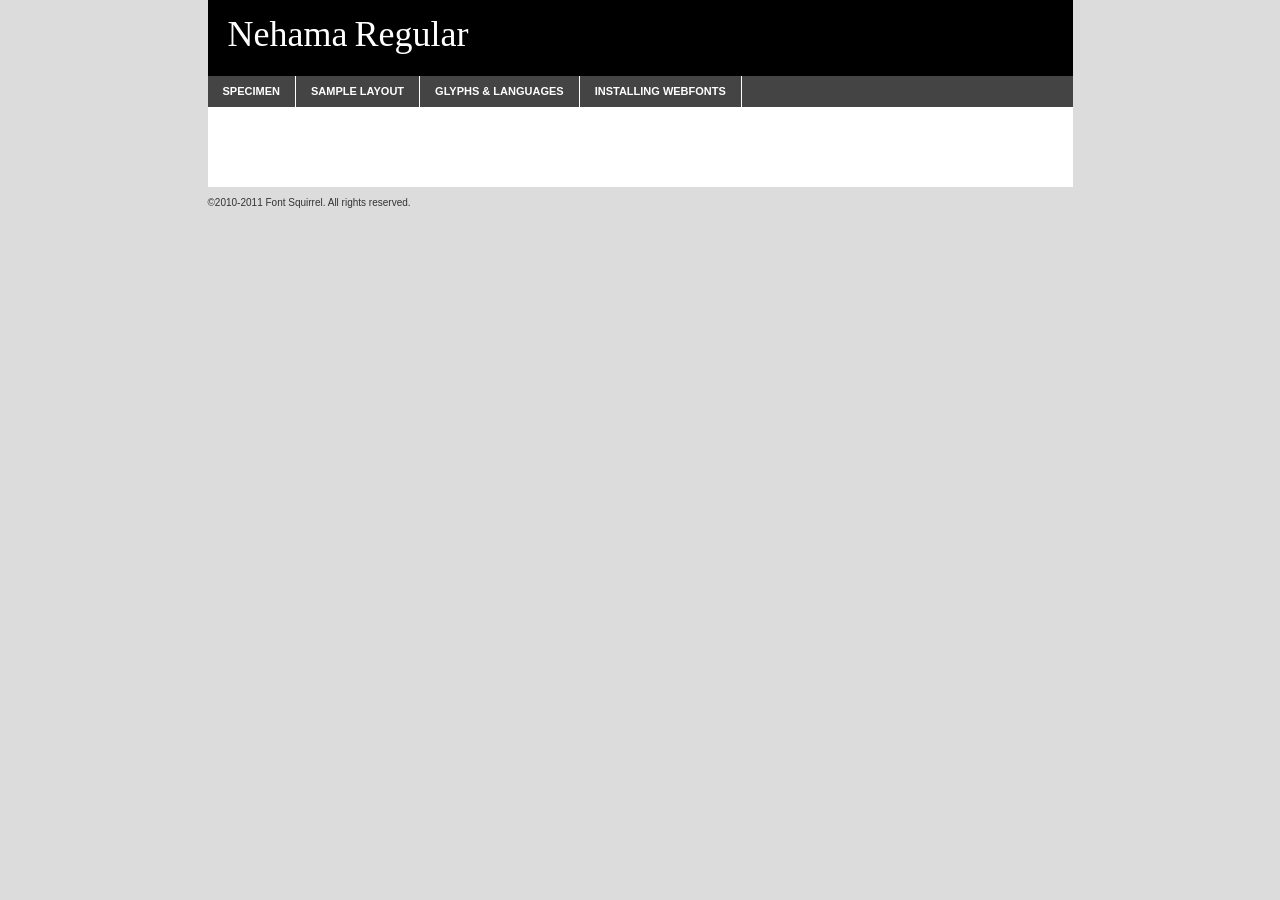
<file: fonts/nehama-demo.html>
<!DOCTYPE html PUBLIC "-//W3C//DTD XHTML 1.0 Transitional//EN"
	"http://www.w3.org/TR/xhtml1/DTD/xhtml1-transitional.dtd">

<html xmlns="http://www.w3.org/1999/xhtml" xml:lang="en" lang="en">
<head>
	<meta http-equiv="Content-Type" content="text/html; charset=utf-8" />
	<script src="http://ajax.googleapis.com/ajax/libs/jquery/1.7.2/jquery.min.js" type="text/javascript" charset="utf-8"></script>
	<script src="specimen_files/easytabs.js" type="text/javascript" charset="utf-8"></script>
	<link rel="stylesheet" href="specimen_files/specimen_stylesheet.css" type="text/css" charset="utf-8" />
	<link rel="stylesheet" href="stylesheet.css" type="text/css" charset="utf-8" />

	<style type="text/css">
					body{
				font-family: 'nehamaregular';
							}
		</style>

	<title>Nehama Regular Specimen</title>
	
	
	<script type="text/javascript" charset="utf-8">
		$(document).ready(function() {
			$('#container').easyTabs({defaultContent:1});
		});
	</script>
</head>

<body>
<div id="container">
	<div id="header">
		Nehama Regular	</div>
	<ul class="tabs">
		<li><a href="#specimen">Specimen</a></li>
		<li><a href="#layout">Sample Layout</a></li>
				<li><a href="#glyphs">Glyphs &amp; Languages</a></li>
		<li><a href="#installing">Installing Webfonts</a></li>
		
	</ul>
	
	<div id="main_content">

		
			<div id="specimen">
		
				<div class="section">
					<div class="grid12 firstcol">
						<div class="huge">AaBb</div>
					</div>
				</div>
		
				<div class="section">
					<div class="glyph_range">A&#x200B;B&#x200b;C&#x200b;D&#x200b;E&#x200b;F&#x200b;G&#x200b;H&#x200b;I&#x200b;J&#x200b;K&#x200b;L&#x200b;M&#x200b;N&#x200b;O&#x200b;P&#x200b;Q&#x200b;R&#x200b;S&#x200b;T&#x200b;U&#x200b;V&#x200b;W&#x200b;X&#x200b;Y&#x200b;Z&#x200b;a&#x200b;b&#x200b;c&#x200b;d&#x200b;e&#x200b;f&#x200b;g&#x200b;h&#x200b;i&#x200b;j&#x200b;k&#x200b;l&#x200b;m&#x200b;n&#x200b;o&#x200b;p&#x200b;q&#x200b;r&#x200b;s&#x200b;t&#x200b;u&#x200b;v&#x200b;w&#x200b;x&#x200b;y&#x200b;z&#x200b;1&#x200b;2&#x200b;3&#x200b;4&#x200b;5&#x200b;6&#x200b;7&#x200b;8&#x200b;9&#x200b;0&#x200b;&amp;&#x200b;.&#x200b;,&#x200b;?&#x200b;!&#x200b;&#64;&#x200b;(&#x200b;)&#x200b;#&#x200b;$&#x200b;%&#x200b;*&#x200b;+&#x200b;-&#x200b;=&#x200b;:&#x200b;;</div>
				</div>
				<div class="section">
					<div class="grid12 firstcol">
						<table class="sample_table">
							<tr><td>10</td><td class="size10">abcdefghijklmnopqrstuvwxyzABCDEFGHIJKLMNOPQRSTUVWXYZ0123456789abcdefghijklmnopqrstuvwxyzABCDEFGHIJKLMNOPQRSTUVWXYZ0123456789abcdefghijklmnopqrstuvwxyzABCDEFGHIJKLMNOPQRSTUVWXYZ</td></tr>
							<tr><td>11</td><td class="size11">abcdefghijklmnopqrstuvwxyzABCDEFGHIJKLMNOPQRSTUVWXYZ0123456789abcdefghijklmnopqrstuvwxyzABCDEFGHIJKLMNOPQRSTUVWXYZ0123456789abcdefghijklmnopqrstuvwxyzABCDEFGHIJKLMNOPQRSTUVWXYZ</td></tr>
							<tr><td>12</td><td class="size12">abcdefghijklmnopqrstuvwxyzABCDEFGHIJKLMNOPQRSTUVWXYZ0123456789abcdefghijklmnopqrstuvwxyzABCDEFGHIJKLMNOPQRSTUVWXYZ0123456789abcdefghijklmnopqrstuvwxyzABCDEFGHIJKLMNOPQRSTUVWXYZ</td></tr>
							<tr><td>13</td><td class="size13">abcdefghijklmnopqrstuvwxyzABCDEFGHIJKLMNOPQRSTUVWXYZ0123456789abcdefghijklmnopqrstuvwxyzABCDEFGHIJKLMNOPQRSTUVWXYZ0123456789abcdefghijklmnopqrstuvwxyzABCDEFGHIJKLMNOPQRSTUVWXYZ</td></tr>
							<tr><td>14</td><td class="size14">abcdefghijklmnopqrstuvwxyzABCDEFGHIJKLMNOPQRSTUVWXYZ0123456789abcdefghijklmnopqrstuvwxyzABCDEFGHIJKLMNOPQRSTUVWXYZ0123456789abcdefghijklmnopqrstuvwxyzABCDEFGHIJKLMNOPQRSTUVWXYZ</td></tr>
							<tr><td>16</td><td class="size16">abcdefghijklmnopqrstuvwxyzABCDEFGHIJKLMNOPQRSTUVWXYZ0123456789abcdefghijklmnopqrstuvwxyzABCDEFGHIJKLMNOPQRSTUVWXYZ</td></tr>
							<tr><td>18</td><td class="size18">abcdefghijklmnopqrstuvwxyzABCDEFGHIJKLMNOPQRSTUVWXYZ0123456789abcdefghijklmnopqrstuvwxyzABCDEFGHIJKLMNOPQRSTUVWXYZ</td></tr>
							<tr><td>20</td><td class="size20">abcdefghijklmnopqrstuvwxyzABCDEFGHIJKLMNOPQRSTUVWXYZ0123456789abcdefghijklmnopqrstuvwxyzABCDEFGHIJKLMNOPQRSTUVWXYZ</td></tr>
							<tr><td>24</td><td class="size24">abcdefghijklmnopqrstuvwxyzABCDEFGHIJKLMNOPQRSTUVWXYZ0123456789abcdefghijklmnopqrstuvwxyzABCDEFGHIJKLMNOPQRSTUVWXYZ</td></tr>
							<tr><td>30</td><td class="size30">abcdefghijklmnopqrstuvwxyzABCDEFGHIJKLMNOPQRSTUVWXYZ0123456789abcdefghijklmnopqrstuvwxyzABCDEFGHIJKLMNOPQRSTUVWXYZ</td></tr>
							<tr><td>36</td><td class="size36">abcdefghijklmnopqrstuvwxyzABCDEFGHIJKLMNOPQRSTUVWXYZ0123456789abcdefghijklmnopqrstuvwxyzABCDEFGHIJKLMNOPQRSTUVWXYZ</td></tr>
							<tr><td>48</td><td class="size48">abcdefghijklmnopqrstuvwxyzABCDEFGHIJKLMNOPQRSTUVWXYZ0123456789abcdefghijklmnopqrstuvwxyzABCDEFGHIJKLMNOPQRSTUVWXYZ</td></tr>
							<tr><td>60</td><td class="size60">abcdefghijklmnopqrstuvwxyzABCDEFGHIJKLMNOPQRSTUVWXYZ0123456789abcdefghijklmnopqrstuvwxyzABCDEFGHIJKLMNOPQRSTUVWXYZ</td></tr>
							<tr><td>72</td><td class="size72">abcdefghijklmnopqrstuvwxyzABCDEFGHIJKLMNOPQRSTUVWXYZ0123456789abcdefghijklmnopqrstuvwxyzABCDEFGHIJKLMNOPQRSTUVWXYZ</td></tr>
							<tr><td>90</td><td class="size90">abcdefghijklmnopqrstuvwxyzABCDEFGHIJKLMNOPQRSTUVWXYZ0123456789abcdefghijklmnopqrstuvwxyzABCDEFGHIJKLMNOPQRSTUVWXYZ</td></tr>
						</table>
				
					</div>
			
				</div>
		
		
		
								<div class="section" id="bodycomparison">


										<div id="xheight">
				<div class="fontbody">&#xE000;&#xE000;&#xE000;&#xE000;&#xE000;&#xE000;&#xE000;&#xE000;&#xE000;&#xE000;&#xE000;&#xE000;&#xE000;&#xE000;&#xE000;&#xE000;&#xE000;&#xE000;&#xE000;&#xE000;&#xE000;&#xE000;&#xE000;&#xE000;&#xE000;&#xE000;&#xE000;&#xE000;&#xE000;&#xE000;&#xE000;&#xE000;&#xE000;&#xE000;&#xE000;&#xE000;&#xE000;&#xE000;&#xE000;&#xE000;&#xE000;&#xE000;&#xE000;&#xE000;&#xE000;&#xE000;&#xE000;&#xE000;&#xE000;&#xE000;&#xE000;&#xE000;&#xE000;&#xE000;&#xE000;&#xE000;&#xE000;&#xE000;&#xE000;&#xE000;&#xE000;&#xE000;&#xE000;&#xE000;&#xE000;&#xE000;&#xE000;&#xE000;&#xE000;&#xE000;&#xE000;&#xE000;&#xE000;&#xE000;&#xE000;&#xE000;&#xE000;&#xE000;&#xE000;&#xE000;&#xE000;&#xE000;&#xE000;&#xE000;&#xE000;&#xE000;&#xE000;&#xE000;&#xE000;&#xE000;&#xE000;&#xE000;&#xE000;&#xE000;&#xE000;&#xE000;&#xE000;&#xE000;&#xE000;body</div><div class="arialbody">body</div><div class="verdanabody">body</div><div class="georgiabody">body</div></div>
										<div class="fontbody" style="z-index:1">
											body<span>Nehama Regular</span>
										</div>
										<div class="arialbody" style="z-index:1">
											body<span>Arial</span>
										</div>
										<div class="verdanabody" style="z-index:1">
											body<span>Verdana</span>
										</div>
										<div class="georgiabody" style="z-index:1">
											body<span>Georgia</span>
										</div>



								</div>
		
		
				<div class="section psample psample_row1" id="">
					
					<div class="grid2 firstcol">
						<p class="size10"><span>10.</span>Aenean lacinia bibendum nulla sed consectetur. Fusce dapibus, tellus ac cursus commodo, tortor mauris condimentum nibh, ut fermentum massa justo sit amet risus. Nullam id dolor id nibh ultricies vehicula ut id elit. Cum sociis natoque penatibus et magnis dis parturient montes, nascetur ridiculus mus. Nulla vitae elit libero, a pharetra augue.</p>
			
					</div>
					<div class="grid3">
						<p class="size11"><span>11.</span>Aenean lacinia bibendum nulla sed consectetur. Fusce dapibus, tellus ac cursus commodo, tortor mauris condimentum nibh, ut fermentum massa justo sit amet risus. Nullam id dolor id nibh ultricies vehicula ut id elit. Cum sociis natoque penatibus et magnis dis parturient montes, nascetur ridiculus mus. Nulla vitae elit libero, a pharetra augue.</p>
			
					</div>
					<div class="grid3">
						<p class="size12"><span>12.</span>Aenean lacinia bibendum nulla sed consectetur. Fusce dapibus, tellus ac cursus commodo, tortor mauris condimentum nibh, ut fermentum massa justo sit amet risus. Nullam id dolor id nibh ultricies vehicula ut id elit. Cum sociis natoque penatibus et magnis dis parturient montes, nascetur ridiculus mus. Nulla vitae elit libero, a pharetra augue.</p>
			
					</div>
					<div class="grid4">
						<p class="size13"><span>13.</span>Aenean lacinia bibendum nulla sed consectetur. Fusce dapibus, tellus ac cursus commodo, tortor mauris condimentum nibh, ut fermentum massa justo sit amet risus. Nullam id dolor id nibh ultricies vehicula ut id elit. Cum sociis natoque penatibus et magnis dis parturient montes, nascetur ridiculus mus. Nulla vitae elit libero, a pharetra augue.</p>
			
					</div>
					<div class="white_blend"></div>
					
				</div>
				<div class="section psample psample_row2" id="">
					<div class="grid3 firstcol">
						<p class="size14"><span>14.</span>Aenean lacinia bibendum nulla sed consectetur. Fusce dapibus, tellus ac cursus commodo, tortor mauris condimentum nibh, ut fermentum massa justo sit amet risus. Nullam id dolor id nibh ultricies vehicula ut id elit. Cum sociis natoque penatibus et magnis dis parturient montes, nascetur ridiculus mus. Nulla vitae elit libero, a pharetra augue.</p>
			
					</div>
					<div class="grid4">
						<p class="size16"><span>16.</span>Aenean lacinia bibendum nulla sed consectetur. Fusce dapibus, tellus ac cursus commodo, tortor mauris condimentum nibh, ut fermentum massa justo sit amet risus. Nullam id dolor id nibh ultricies vehicula ut id elit. Cum sociis natoque penatibus et magnis dis parturient montes, nascetur ridiculus mus. Nulla vitae elit libero, a pharetra augue.</p>
			
					</div>
					<div class="grid5">
						<p class="size18"><span>18.</span>Aenean lacinia bibendum nulla sed consectetur. Fusce dapibus, tellus ac cursus commodo, tortor mauris condimentum nibh, ut fermentum massa justo sit amet risus. Nullam id dolor id nibh ultricies vehicula ut id elit. Cum sociis natoque penatibus et magnis dis parturient montes, nascetur ridiculus mus. Nulla vitae elit libero, a pharetra augue.</p>
			
					</div>

					<div class="white_blend"></div>

				</div>
				
				<div class="section psample psample_row3" id="">
					<div class="grid5 firstcol">
						<p class="size20"><span>20.</span>Aenean lacinia bibendum nulla sed consectetur. Fusce dapibus, tellus ac cursus commodo, tortor mauris condimentum nibh, ut fermentum massa justo sit amet risus. Nullam id dolor id nibh ultricies vehicula ut id elit. Cum sociis natoque penatibus et magnis dis parturient montes, nascetur ridiculus mus. Nulla vitae elit libero, a pharetra augue.</p>
					</div>
					<div class="grid7">
						<p class="size24"><span>24.</span>Aenean lacinia bibendum nulla sed consectetur. Fusce dapibus, tellus ac cursus commodo, tortor mauris condimentum nibh, ut fermentum massa justo sit amet risus. Nullam id dolor id nibh ultricies vehicula ut id elit. Cum sociis natoque penatibus et magnis dis parturient montes, nascetur ridiculus mus. Nulla vitae elit libero, a pharetra augue.</p>
					</div>
					
					<div class="white_blend"></div>
					
				</div>
				
				<div class="section psample psample_row4" id="">
					<div class="grid12 firstcol">
						<p class="size30"><span>30.</span>Aenean lacinia bibendum nulla sed consectetur. Fusce dapibus, tellus ac cursus commodo, tortor mauris condimentum nibh, ut fermentum massa justo sit amet risus. Nullam id dolor id nibh ultricies vehicula ut id elit. Cum sociis natoque penatibus et magnis dis parturient montes, nascetur ridiculus mus. Nulla vitae elit libero, a pharetra augue.</p>
					</div>
					<div class="white_blend"></div>
					
				</div>
				
				
				
				<div class="section psample psample_row1 fullreverse">
					<div class="grid2 firstcol">
						<p class="size10"><span>10.</span>Aenean lacinia bibendum nulla sed consectetur. Fusce dapibus, tellus ac cursus commodo, tortor mauris condimentum nibh, ut fermentum massa justo sit amet risus. Nullam id dolor id nibh ultricies vehicula ut id elit. Cum sociis natoque penatibus et magnis dis parturient montes, nascetur ridiculus mus. Nulla vitae elit libero, a pharetra augue.</p>
			
					</div>
					<div class="grid3">
						<p class="size11"><span>11.</span>Aenean lacinia bibendum nulla sed consectetur. Fusce dapibus, tellus ac cursus commodo, tortor mauris condimentum nibh, ut fermentum massa justo sit amet risus. Nullam id dolor id nibh ultricies vehicula ut id elit. Cum sociis natoque penatibus et magnis dis parturient montes, nascetur ridiculus mus. Nulla vitae elit libero, a pharetra augue.</p>
			
					</div>
					<div class="grid3">
						<p class="size12"><span>12.</span>Aenean lacinia bibendum nulla sed consectetur. Fusce dapibus, tellus ac cursus commodo, tortor mauris condimentum nibh, ut fermentum massa justo sit amet risus. Nullam id dolor id nibh ultricies vehicula ut id elit. Cum sociis natoque penatibus et magnis dis parturient montes, nascetur ridiculus mus. Nulla vitae elit libero, a pharetra augue.</p>
			
					</div>
					<div class="grid4">
						<p class="size13"><span>13.</span>Aenean lacinia bibendum nulla sed consectetur. Fusce dapibus, tellus ac cursus commodo, tortor mauris condimentum nibh, ut fermentum massa justo sit amet risus. Nullam id dolor id nibh ultricies vehicula ut id elit. Cum sociis natoque penatibus et magnis dis parturient montes, nascetur ridiculus mus. Nulla vitae elit libero, a pharetra augue.</p>
			
					</div>
					<div class="black_blend"></div>
					
				</div>
				
				<div class="section psample psample_row2 fullreverse">
					<div class="grid3 firstcol">
						<p class="size14"><span>14.</span>Aenean lacinia bibendum nulla sed consectetur. Fusce dapibus, tellus ac cursus commodo, tortor mauris condimentum nibh, ut fermentum massa justo sit amet risus. Nullam id dolor id nibh ultricies vehicula ut id elit. Cum sociis natoque penatibus et magnis dis parturient montes, nascetur ridiculus mus. Nulla vitae elit libero, a pharetra augue.</p>
			
					</div>
					<div class="grid4">
						<p class="size16"><span>16.</span>Aenean lacinia bibendum nulla sed consectetur. Fusce dapibus, tellus ac cursus commodo, tortor mauris condimentum nibh, ut fermentum massa justo sit amet risus. Nullam id dolor id nibh ultricies vehicula ut id elit. Cum sociis natoque penatibus et magnis dis parturient montes, nascetur ridiculus mus. Nulla vitae elit libero, a pharetra augue.</p>
			
					</div>
					<div class="grid5">
						<p class="size18"><span>18.</span>Aenean lacinia bibendum nulla sed consectetur. Fusce dapibus, tellus ac cursus commodo, tortor mauris condimentum nibh, ut fermentum massa justo sit amet risus. Nullam id dolor id nibh ultricies vehicula ut id elit. Cum sociis natoque penatibus et magnis dis parturient montes, nascetur ridiculus mus. Nulla vitae elit libero, a pharetra augue.</p>
			
					</div>
					<div class="black_blend"></div>

				</div>
				
				<div class="section psample fullreverse psample_row3" id="">
					<div class="grid5 firstcol">
						<p class="size20"><span>20.</span>Aenean lacinia bibendum nulla sed consectetur. Fusce dapibus, tellus ac cursus commodo, tortor mauris condimentum nibh, ut fermentum massa justo sit amet risus. Nullam id dolor id nibh ultricies vehicula ut id elit. Cum sociis natoque penatibus et magnis dis parturient montes, nascetur ridiculus mus. Nulla vitae elit libero, a pharetra augue.</p>
					</div>
					<div class="grid7">
						<p class="size24"><span>24.</span>Aenean lacinia bibendum nulla sed consectetur. Fusce dapibus, tellus ac cursus commodo, tortor mauris condimentum nibh, ut fermentum massa justo sit amet risus. Nullam id dolor id nibh ultricies vehicula ut id elit. Cum sociis natoque penatibus et magnis dis parturient montes, nascetur ridiculus mus. Nulla vitae elit libero, a pharetra augue.</p>
					</div>
					
					<div class="black_blend"></div>
					
				</div>
				
				<div class="section psample fullreverse psample_row4" id="" style="border-bottom: 20px #000 solid;">
					<div class="grid12 firstcol">
						<p class="size30"><span>30.</span>Aenean lacinia bibendum nulla sed consectetur. Fusce dapibus, tellus ac cursus commodo, tortor mauris condimentum nibh, ut fermentum massa justo sit amet risus. Nullam id dolor id nibh ultricies vehicula ut id elit. Cum sociis natoque penatibus et magnis dis parturient montes, nascetur ridiculus mus. Nulla vitae elit libero, a pharetra augue.</p>
					</div>
					<div class="black_blend"></div>
					
				</div>
				
				
				
				
			</div>
			
			<div id="layout">
				
				<div class="section">
					
					<div class="grid12 firstcol">
						<h1>Lorem Ipsum Dolor</h1>
						<h2>Etiam porta sem malesuada magna mollis euismod</h2>
						
						<p class="byline">By <a href="#link">Aenean Lacinia</a></p>
					</div>
				</div>
				<div class="section">
					<div class="grid8 firstcol">
						<p class="large">Donec sed odio dui. Morbi leo risus, porta ac consectetur ac, vestibulum at eros. Fusce dapibus, tellus ac cursus commodo, tortor mauris condimentum nibh, ut fermentum massa justo sit amet risus. </p>

						
						<h3>Pellentesque ornare sem</h3>

						<p>Maecenas sed diam eget risus varius blandit sit amet non magna. Maecenas faucibus mollis interdum. Donec ullamcorper nulla non metus auctor fringilla. Nullam id dolor id nibh ultricies vehicula ut id elit. Nullam id dolor id nibh ultricies vehicula ut id elit. </p>

						<p>Aenean eu leo quam. Pellentesque ornare sem lacinia quam venenatis vestibulum. Lorem ipsum dolor sit amet, consectetur adipiscing elit. Cum sociis natoque penatibus et magnis dis parturient montes, nascetur ridiculus mus. </p>

						<p>Nulla vitae elit libero, a pharetra augue. Praesent commodo cursus magna, vel scelerisque nisl consectetur et. Aenean lacinia bibendum nulla sed consectetur. </p>

						<p>Nullam quis risus eget urna mollis ornare vel eu leo. Nullam quis risus eget urna mollis ornare vel eu leo. Maecenas sed diam eget risus varius blandit sit amet non magna. Donec ullamcorper nulla non metus auctor fringilla. </p>

						<h3>Cras mattis consectetur</h3>

						<p>Aenean eu leo quam. Pellentesque ornare sem lacinia quam venenatis vestibulum. Aenean lacinia bibendum nulla sed consectetur. Integer posuere erat a ante venenatis dapibus posuere velit aliquet. Cras mattis consectetur purus sit amet fermentum. </p>

						<p>Nullam id dolor id nibh ultricies vehicula ut id elit. Nullam quis risus eget urna mollis ornare vel eu leo. Cras mattis consectetur purus sit amet fermentum.</p>
					</div>
					
					<div class="grid4 sidebar">
						
						<div class="box reverse">
							<p class="last">Nullam quis risus eget urna mollis ornare vel eu leo. Donec ullamcorper nulla non metus auctor fringilla. Cras mattis consectetur purus sit amet fermentum. Sed posuere consectetur est at lobortis. Lorem ipsum dolor sit amet, consectetur adipiscing elit. </p>
						</div>
						
						<p class="caption">Maecenas sed diam eget risus varius.</p>

						<p>Vestibulum id ligula porta felis euismod semper. Integer posuere erat a ante venenatis dapibus posuere velit aliquet. Vestibulum id ligula porta felis euismod semper. Sed posuere consectetur est at lobortis. Maecenas sed diam eget risus varius blandit sit amet non magna. Fusce dapibus, tellus ac cursus commodo, tortor mauris condimentum nibh, ut fermentum massa justo sit amet risus. </p>

					

						<p>Duis mollis, est non commodo luctus, nisi erat porttitor ligula, eget lacinia odio sem nec elit. Aenean lacinia bibendum nulla sed consectetur. Vivamus sagittis lacus vel augue laoreet rutrum faucibus dolor auctor. Aenean lacinia bibendum nulla sed consectetur. Nullam quis risus eget urna mollis ornare vel eu leo. </p>

						<p>Praesent commodo cursus magna, vel scelerisque nisl consectetur et. Donec ullamcorper nulla non metus auctor fringilla. Maecenas faucibus mollis interdum. Fusce dapibus, tellus ac cursus commodo, tortor mauris condimentum nibh, ut fermentum massa justo sit amet risus. </p>

					</div>
				</div>
				
			</div>


			



		<div id="glyphs">
			<div class="section">
				<div class="grid12 firstcol">
			
				<h1>Language Support</h1>
				<p>The subset of Nehama Regular in this kit supports the following languages:<br />
			
									</p>
				<h1>Glyph Chart</h1>
				<p>The subset of Nehama Regular in this kit includes all the glyphs listed below. Unicode entities are included above each glyph to help you insert individual characters into your layout.</p>
				<div id="glyph_chart">
			
																														 <div><p>&amp;#13;</p>&#13;</div>
																				 <div><p>&amp;#32;</p>&#32;</div>
																				 <div><p>&amp;#33;</p>&#33;</div>
																				 <div><p>&amp;#34;</p>&#34;</div>
																				 <div><p>&amp;#35;</p>&#35;</div>
																				 <div><p>&amp;#36;</p>&#36;</div>
																				 <div><p>&amp;#37;</p>&#37;</div>
																				 <div><p>&amp;#38;</p>&#38;</div>
																				 <div><p>&amp;#39;</p>&#39;</div>
																				 <div><p>&amp;#40;</p>&#40;</div>
																				 <div><p>&amp;#41;</p>&#41;</div>
																				 <div><p>&amp;#42;</p>&#42;</div>
																				 <div><p>&amp;#43;</p>&#43;</div>
																				 <div><p>&amp;#44;</p>&#44;</div>
																				 <div><p>&amp;#45;</p>&#45;</div>
																				 <div><p>&amp;#46;</p>&#46;</div>
																				 <div><p>&amp;#47;</p>&#47;</div>
																				 <div><p>&amp;#48;</p>&#48;</div>
																				 <div><p>&amp;#49;</p>&#49;</div>
																				 <div><p>&amp;#50;</p>&#50;</div>
																				 <div><p>&amp;#51;</p>&#51;</div>
																				 <div><p>&amp;#52;</p>&#52;</div>
																				 <div><p>&amp;#53;</p>&#53;</div>
																				 <div><p>&amp;#54;</p>&#54;</div>
																				 <div><p>&amp;#55;</p>&#55;</div>
																				 <div><p>&amp;#56;</p>&#56;</div>
																				 <div><p>&amp;#57;</p>&#57;</div>
																				 <div><p>&amp;#58;</p>&#58;</div>
																				 <div><p>&amp;#59;</p>&#59;</div>
																				 <div><p>&amp;#60;</p>&#60;</div>
																				 <div><p>&amp;#61;</p>&#61;</div>
																				 <div><p>&amp;#62;</p>&#62;</div>
																				 <div><p>&amp;#63;</p>&#63;</div>
																				 <div><p>&amp;#64;</p>&#64;</div>
																				 <div><p>&amp;#91;</p>&#91;</div>
																				 <div><p>&amp;#92;</p>&#92;</div>
																				 <div><p>&amp;#93;</p>&#93;</div>
																				 <div><p>&amp;#94;</p>&#94;</div>
																				 <div><p>&amp;#95;</p>&#95;</div>
																				 <div><p>&amp;#96;</p>&#96;</div>
																				 <div><p>&amp;#123;</p>&#123;</div>
																				 <div><p>&amp;#124;</p>&#124;</div>
																				 <div><p>&amp;#125;</p>&#125;</div>
																				 <div><p>&amp;#126;</p>&#126;</div>
																				 <div><p>&amp;#160;</p>&#160;</div>
																				 <div><p>&amp;#173;</p>&#173;</div>
																				 <div><p>&amp;#710;</p>&#710;</div>
																				 <div><p>&amp;#1470;</p>&#1470;</div>
																				 <div><p>&amp;#1475;</p>&#1475;</div>
																				 <div><p>&amp;#1488;</p>&#1488;</div>
																				 <div><p>&amp;#1489;</p>&#1489;</div>
																				 <div><p>&amp;#1490;</p>&#1490;</div>
																				 <div><p>&amp;#1491;</p>&#1491;</div>
																				 <div><p>&amp;#1492;</p>&#1492;</div>
																				 <div><p>&amp;#1493;</p>&#1493;</div>
																				 <div><p>&amp;#1494;</p>&#1494;</div>
																				 <div><p>&amp;#1495;</p>&#1495;</div>
																				 <div><p>&amp;#1496;</p>&#1496;</div>
																				 <div><p>&amp;#1497;</p>&#1497;</div>
																				 <div><p>&amp;#1498;</p>&#1498;</div>
																				 <div><p>&amp;#1499;</p>&#1499;</div>
																				 <div><p>&amp;#1500;</p>&#1500;</div>
																				 <div><p>&amp;#1501;</p>&#1501;</div>
																				 <div><p>&amp;#1502;</p>&#1502;</div>
																				 <div><p>&amp;#1503;</p>&#1503;</div>
																				 <div><p>&amp;#1504;</p>&#1504;</div>
																				 <div><p>&amp;#1505;</p>&#1505;</div>
																				 <div><p>&amp;#1506;</p>&#1506;</div>
																				 <div><p>&amp;#1507;</p>&#1507;</div>
																				 <div><p>&amp;#1508;</p>&#1508;</div>
																				 <div><p>&amp;#1509;</p>&#1509;</div>
																				 <div><p>&amp;#1510;</p>&#1510;</div>
																				 <div><p>&amp;#1511;</p>&#1511;</div>
																				 <div><p>&amp;#1512;</p>&#1512;</div>
																				 <div><p>&amp;#1513;</p>&#1513;</div>
																				 <div><p>&amp;#1514;</p>&#1514;</div>
																				 <div><p>&amp;#1523;</p>&#1523;</div>
																				 <div><p>&amp;#1524;</p>&#1524;</div>
																				 <div><p>&amp;#8192;</p>&#8192;</div>
																				 <div><p>&amp;#8193;</p>&#8193;</div>
																				 <div><p>&amp;#8194;</p>&#8194;</div>
																				 <div><p>&amp;#8195;</p>&#8195;</div>
																				 <div><p>&amp;#8196;</p>&#8196;</div>
																				 <div><p>&amp;#8197;</p>&#8197;</div>
																				 <div><p>&amp;#8198;</p>&#8198;</div>
																				 <div><p>&amp;#8199;</p>&#8199;</div>
																				 <div><p>&amp;#8200;</p>&#8200;</div>
																				 <div><p>&amp;#8201;</p>&#8201;</div>
																				 <div><p>&amp;#8202;</p>&#8202;</div>
																				 <div><p>&amp;#8208;</p>&#8208;</div>
																				 <div><p>&amp;#8209;</p>&#8209;</div>
																				 <div><p>&amp;#8210;</p>&#8210;</div>
																				 <div><p>&amp;#8211;</p>&#8211;</div>
																				 <div><p>&amp;#8212;</p>&#8212;</div>
																				 <div><p>&amp;#8218;</p>&#8218;</div>
																				 <div><p>&amp;#8219;</p>&#8219;</div>
																				 <div><p>&amp;#8220;</p>&#8220;</div>
																				 <div><p>&amp;#8221;</p>&#8221;</div>
																				 <div><p>&amp;#8239;</p>&#8239;</div>
																				 <div><p>&amp;#8287;</p>&#8287;</div>
																				 <div><p>&amp;#57344;</p>&#57344;</div>
																												</div>	
				</div>
		
		
			</div>
		</div>
		
		
		<div id="specs">
			
		</div>
	
		<div id="installing">
			<div class="section">
				<div class="grid7 firstcol">
					<h1>Installing Webfonts</h1>
					
					<p>Webfonts are supported by all major browser platforms but not all in the same way. There are currently four different font formats that must be included in order to target all browsers. This includes TTF, WOFF, EOT and SVG.</p>
					
					<h2>1. Upload your webfonts</h2>
					<p>You must upload your webfont kit to your website. They should be in or near the same directory as your CSS files.</p>
					
					<h2>2. Include the webfont stylesheet</h2>
					<p>A special CSS @font-face declaration helps the various browsers select the appropriate font it needs without causing you a bunch of headaches. Learn more about this syntax by reading the <a href="http://www.fontspring.com/blog/further-hardening-of-the-bulletproof-syntax">Fontspring blog post</a> about it. The code for it is as follows:</p>


<code>
@font-face{ 
	font-family: 'MyWebFont';
	src: url('WebFont.eot');
	src: url('WebFont.eot?#iefix') format('embedded-opentype'),
	     url('WebFont.woff') format('woff'),
	     url('WebFont.ttf') format('truetype'),
	     url('WebFont.svg#webfont') format('svg');
}
</code>

	<p>We've already gone ahead and generated the code for you. All you have to do is link to the stylesheet in your HTML, like this:</p>
	<code>&lt;link rel=&quot;stylesheet&quot; href=&quot;stylesheet.css&quot; type=&quot;text/css&quot; charset=&quot;utf-8&quot; /&gt;</code>

					<h2>3. Modify your own stylesheet</h2>
					<p>To take advantage of your new fonts, you must tell your stylesheet to use them. Look at the original @font-face declaration above and find the property called "font-family." The name linked there will be what you use to reference the font. Prepend that webfont name to the font stack in the "font-family" property, inside the selector you want to change. For example:</p>
<code>p { font-family: 'WebFont', Arial, sans-serif; }</code>

<h2>4. Test</h2>
<p>Getting webfonts to work cross-browser <em>can</em> be tricky. Use the information in the sidebar to help you if you find that fonts aren't loading in a particular browser.</p>
				</div>
				
				<div class="grid5 sidebar">
					<div class="box">
						<h2>Troubleshooting<br />Font-Face Problems</h2>
						<p>Having trouble getting your webfonts to load in your new website? Here are some tips to sort out what might be the problem.</p>

						<h3>Fonts not showing in any browser</h3>

						<p>This sounds like you need to work on the plumbing. You either did not upload the fonts to the correct directory, or you did not link the fonts properly in the CSS. If you've confirmed that all this is correct and you still have a problem, take a look at your .htaccess file and see if requests are getting intercepted.</p>

						<h3>Fonts not loading in iPhone or iPad</h3>

						<p>The most common problem here is that you are serving the fonts from an IIS server. IIS refuses to serve files that have unknown MIME types. If that is the case, you must set the MIME type for SVG to "image/svg+xml" in the server settings. Follow these instructions from Microsoft if you need help.</p>

						<h3>Fonts not loading in Firefox</h3>

						<p>The primary reason for this failure? You are still using a version Firefox older than 3.5. So upgrade already! If that isn't it, then you are very likely serving fonts from a different domain. Firefox requires that all font assets be served from the same domain. Lastly it is possible that you need to add WOFF to your list of MIME types (if you are serving via IIS.)</p>

						<h3>Fonts not loading in IE</h3>

						<p>Are you looking at Internet Explorer on an actual Windows machine or are you cheating by using a service like Adobe BrowserLab? Many of these screenshot services do not render @font-face for IE. Best to test it on a real machine.</p>

						<h3>Fonts not loading in IE9</h3>

						<p>IE9, like Firefox, requires that fonts be served from the same domain as the website. Make sure that is the case.</p>
					</div>
				</div>
			</div>
			
		</div>
	
	</div>
	<div id="footer">
		<p>&copy;2010-2011 Font Squirrel. All rights reserved.</p>
	</div>
</div>
</body>
</html>
</file>
<file: style.css>
/* general */
@font-face {
  font-family: nehama;
  src: url(fonts/nehama-webfont.ttf), url(fonts/nehama-webfont.eot);
}

@font-face {
  font-family: Rubik;
  src: url(fonts/Rubik-Regular.ttf);
  font-weight: 500;
}

@font-face {
  font-family: Rubik-Bold;
  src: url(fonts/Rubik-Bold.ttf);
  font-weight: 800;
}

/* timer */
@keyframes timeline {
  0% {
    object-position: 40% 0;
  }
  100% {
    object-position: 1335% 0;
  }
}

@-webkit-keyframes timeline {
  0% {
    object-position: 40% 0;
  }
  100% {
    object-position: 1335% 0;
  }
}

/* rotating background- games ending */
@keyframes rotate_bg {
  100% {
    transform: rotate(360deg);
  }
}

@-webkit-keyframes rotate_bg {
  100% {
    transform: rotate(360deg);
  }
}

/* heart disappear */
@keyframes heart_pop  {
  10% {
    transform: scale(1.07);
  }

  80% {
    opacity: 1;
    transform: scale(1.07);
  }

  100% {
    opacity: 0;
    transform: scale(0.5);
  }
}

@-webkit-keyframes heart_pop  {
  10% {
    transform: scale(1.07);
  }

  80% {
    opacity: 1;
    transform: scale(1.07);
  }

  100% {
    opacity: 0;
    transform: scale(0.5);
  }
}

/* heart appear */
@keyframes heart_show  {
  0% {
    opacity: 0;
    transform: scale(0.5);
  }

  20% {
    opacity: 1;
    transform: scale(1.07);
  }

  100% {
    transform: scale(1.07);
  }
}

@-webkit-keyframes heart_show  {
  0% {
    opacity: 0;
    transform: scale(0.5);
  }

  20% {
    opacity: 1;
    transform: scale(1.07);
  }

  100% {
    transform: scale(1.07);
  }
}

/* v/x appear */

@keyframes v_x  {
  0% {
    width: 30vw;
  }

  100% {
    width: 20vw;
  }
}

@-webkit-keyframes v_x  {
  0% {
    width: 30vw;
  }

  100% {
    width: 20vw;
  }
}

html,
body, #main {
  margin: 0;
  padding: 0;
  height: 100%;
  width: 100%;
  overflow: hidden;
  direction: rtl;
  font-family: "Rubik";
  user-select: none;
}

.page {
  display: none;
  height: 100vh;
  width: 100vw;
  position: absolute;
}

.background {
  background-size: 100% 100%;
  background-repeat: no-repeat;
  overflow: hidden;
  background-size: cover;
}

.container {
  position: relative;
  height: 100%;
  width: 100%;
  z-index: 0;
  /* top: -5vw; */
}

.bold {
  font-family: "Rubik-Bold";
}

.center {
  position: absolute;
  top: 50%;
  left: 50%;
  transform: translate(-50%, -50%);
}

.gray {
  color: rgb(75 73 73);
}

.flex {
  display: flex;
}

.button {
  cursor: pointer;
}

.block {
  display: block;
}

.none {
  display: none;
}

.visible {
  visibility: visible;
}

.hidden {
  visibility: hidden;
}

.notebook {
  background-image: url("2content/content_bg.svg");
}

.title {
  font-size: 3.9vw;
  height: 5.6vw;
  margin: auto;
  text-align: center;
  position: relative;
  margin-top: 12.5vh;
}

.little-title {
  background-image: url("2content/title_scribble_short.svg");
  width: 13vw;
}

.big-title {
  background-image: url("2content/title_scribble_long.svg");
  width: 36.5vw;
}

/* rooms */
.screen {
  z-index: 3;
}

#room-1 {
  background-image: url("rooms/room_kabala_bg.svg");
}

#room-2 {
  background-image: url("rooms/room_tipulim_bg.svg");
}

#room-3 {
  background-image: url("rooms/room_doctor_bg.svg");
}

#room-4 {
  background-image: url("rooms/room_trufot_bg.svg");
}

#back-room-button {
  position: absolute;
  margin-top: 5vh;
  margin-right: 5vh;
  z-index: 4;
}

/* controls */

#controls {
  position: fixed;
  bottom: 0;
  height: 10vh;
  width: 100vw;
  justify-content: center;
  align-items: center;
  flex-wrap: nowrap;
  z-index: 5;
}

.control-button {
  width: 8vh;
  height: 8vh;
  margin: 0 0.3vw;
}

.lesson-map {
  background-image: url("2content/progress.svg");
  width: 66vw;
  height: 4.4vw;
  align-items: center;
  justify-content: flex-start;
  margin-right: 2vw;
}

#controls .home-page-button {
  width: 9vw;
}

.home-page-button {
  background-image: url("gameover+finish/home_normal.svg");
}

.home-page-button:hover {
  background-image: url("gameover+finish/home_hover.svg");
}

.home-page-button:hover {
  background-image: url("gameover+finish/home_down.svg");
}

.watch-room-button {
  background-image: url("2content/map_normal.svg");
}

.watch-room-button:hover {
  background-image: url("2content/map_hover.svg");
}

.watch-room-button:active {
  background-image: url("2content/map_down.svg");
}

.back-button {
  background-image: url("2content/back_normal.svg");
}

.back-button:hover {
  background-image: url("2content/back_hover.svg");
}

.back-button:active {
  background-image: url("2content/back_down.svg");
}

#back-about-button {
  margin-top: -11vh;
  margin-right: 5vh;
}

#next-button {
  background-image: url("2content/next_normal.svg");
}

#next-button:hover {
  background-image: url("2content/next_hover.svg");
}

#next-button:active {
  background-image: url("2content/next_down.svg");
}

.topic {
  width: 2vw;
  margin-top: 1vh;
  height: 2vw;
  background-image: url("2content/checkpoint_normal.svg");
}

.topic .tooltip {
  visibility: hidden;
  width: 12vw;
  height: 5vh;
  color: black;
  font-family: "Rubik-Bold";
  font-size: 1vw;
  text-align: center;
  position: fixed;
  margin-right: -5vw;
  margin-top: -4vh;
  opacity: 0;
  z-index: 1;
}

.topic:hover .tooltip {
  visibility: visible;
  opacity: 1;
}

.topic-1 {
  margin-right: 3vw !important;
}

#lesson-map-1 .topic {
  margin-right: 13.2vw;
}

#lesson-map-2 .topic {
  margin-right: 3.4vw;
}

#lesson-map-3 .topic {
  margin-right: 6.7vw;
}

#lesson-map-4 .topic {
  margin-right: 2.6vw;
}

#topic-counter {
 width: 4vw;
 position: relative;
 z-index: 1;
 right: -63.5vw;
}

/* black-div */
#black-div {
  background-color: rgba(0, 0, 0, 0.8);
  z-index: 7;
}

#scroll-div {
  overflow-y: scroll;
  justify-content: flex-start;
  align-items: center;
  flex-wrap: nowrap;
  flex-direction: column;
  height: 100vh;
  width: 100vw;
}

::-webkit-scrollbar {
  width: 0;
}

#scroll-back-button {
  margin-top: 7vh;
  margin-right: 8vh;
  z-index: 1;
  position: absolute;
}

.attach-file {
  width: 25vw;
  height: 50vh;
}

/* game */
#spinning-bg {
  z-index: 2;
  width: 150vw;
  animation: rotate_bg 90s linear infinite; 
}

#spinning-flex {
  justify-content: center;
  /* display: flex; */
}

.vertical {
  display: flex;
  flex-direction: column;
  justify-content: center;
}

#finish-story, #ending-lomda {
  background-image: url("gameover+finish/again_radial_bg.svg");
}

#finish-story .button-flex {
  width: 55vw;
  height: 22vw;
  position: relative;
  margin: auto;
  /* top: -5vw; */
  flex-wrap: nowrap;
  justify-content: space-between;
  align-items: center;
}

#finish-story #ahami-cry {
  position: absolute;
  width: 20vw;
  bottom: 0;
  right: 1vw;
}

#quiz-button {
  background-image: url("gameover+finish/test_normal.svg");
  width: 26vw;
  height: 11.3vw;
}

#quiz-button:hover {
  background-image: url("gameover+finish/test_hover.svg");
}

#quiz-button:active {
  background-image: url("gameover+finish/test_down.svg");
}

#restart-button {
  background-image: url("gameover+finish/restart_normal.svg");
  width: 26vw;
  height: 11.55vw;
}

#restart-button:hover {
  background-image: url("gameover+finish/restart_hover.svg");
}

#restart-button:active {
  background-image: url("gameover+finish/restart_down.svg");
}

.grade-flex {
  background-color: white;
  width: 50vw;
  height: 35vh;
  border-radius: 2vw;
  justify-content: space-around;
  flex-direction: row;
  flex-wrap: nowrap;
  top: 40%;
}

.grade-flex .flex span{
  font-size: 2vw;
}

.grade-flex div.bold {
  text-align: center;
  font-size: 3vw;
}

#total-score {
  text-align: center;
  font-size: 7.3vw;
  margin-top: -1vw;
}

.grade-flex .flex {
  justify-content: space-evenly;
  flex-direction: column;
  flex-wrap: nowrap;
  height: 35vh;
  width: 18vw;
}

.grade.flex {
  justify-content: space-between;
  flex-direction: row;
  height: 2vw;
}

#home-button {
  width: 17vw;
  height: 7.55vw;
  position: absolute;
  top: 70%;
  left: 50%;
  transform: translate(-50%, -50%);
}

/* ending game */

#ending-game {
  background-image: url("heart/heart_bg.svg");
}

.ending-game-title {
  color: rgb(252, 180, 48);
  font-size: 9vw;
  text-align: center;
  --stroke-color: rgb(255, 94, 0);
  --stroke-width: 6px;
  letter-spacing: var(5px);
  margin-top: 5vw;
}

/* ending room */
#room-item {
  width: 40vw;
  bottom: -1vw;
  margin: auto;
  position: relative;
  display: block;
}

.ending-room-title {
  color: rgb(147, 157, 205);
  font-size: 7vw;
  text-align: center;
  --stroke-color: rgb(57, 68, 122);
  --stroke-width: 6px;
  letter-spacing: var(5px);
  margin-top: 3vw;
}

/* hearts */

#hearts-flex {
  /* position: relative; */
  width: 65vw;
  height: 30vw;
  /* margin: auto; */
  justify-content: space-evenly;
  align-items: center;
  flex-wrap: nowrap;
  z-index: 3;
}

.cloud-flex {
  position: relative;
  margin: 0 1vw;
  width: 17vw;
}

.heart {
  width: 17vw;
}

.heart-animation {
  animation: heart_pop 0.5s linear; 
}

.heart-show-animation {
  animation: heart_show 0.5s linear; 
}

/* timer */

#timer {
  width: 100vw;
  bottom: 0;
  position: absolute;
}

#timer-bar {
  background-color: rgb(80, 80, 80);
  width: 100vw;
  height: 1.8vw;
  bottom: 0;
}

#time-timeline {
  width: 100vw;
  object-fit: cover;
  object-position: 40% 0;
  animation: timeline linear forwards; 
}

#clock {
  position: absolute;
  width: 10vw;
  bottom: 0;
  left: 0;
}

/* opening */

#opening {
  background-image: url("1home/home_bg\ .svg");
}

#symbols {
  flex-wrap: nowrap;
  width: 20em;
  height: 7vh;
  justify-content: space-around;
  align-items: center;
  position: relative;
  right: 2.7vw;
  top: 5vh;
}

.symbol {
  height: 5vh;
}

#about .flex-text {
  margin-top: 1.45vw;
}

#about-button {
  height: 1;
  background-color: white;
  width: 4em;
  height: 1.5em;
  line-height: 1.5em;
  width: 1;
  border-color: black;
  border-style: solid;
  border-width: 3px;
  color:black;
  font-family: "Rubik-Bold";
  text-align: center;
  /* display: inline; */
  border-radius: 30px;
  vertical-align: middle;
  font-size: 2rem;
}

#about-button:hover {
  background-color: rgb(158, 158, 158);
}

#about-button:active {
  background-color: black;
  border-color: white;
  color:white;
}

#opening-text {
  flex-wrap: wrap;
  width: 24vw;
  height: 68vh;
  justify-content: flex-start;
  align-items: center;
  font-size: 2rem;
  position: fixed;
  right: 50vw;
  top: 17vh;
}

#opening-title {
  height: 25vh;
}

#asterix {
  width: 22vw;
}

#rooms {
  flex-wrap: wrap;
  width: 36vw;
  height: 60vh;
  justify-content: space-between;
  align-items: center;
  position: fixed;
  top: 24.7vh;
  right: 4.7vw;
}

.room-button {
  width: 16vw;
  height: 25.5vh;
  border-style: solid;
  border-color: white;
  border-radius: 15px;
  border-width: 11px;
  justify-content: center;
  align-items: center;
  opacity: 0.9;
}

#room-button-1 {
  background-image: url("1home/room_waiting.svg");
}
#room-button-2 {
  background-image: url("1home/room_treatment.svg");
}
#room-button-3 {
  background-image: url("1home/room_doctor.svg");
}
#room-button-4 {
  background-image: url("1home/room_drugs.svg");
}

.room-name {
  font-family: "Rubik-Bold";
  font-size: 4rem;
  text-align: center;
  --stroke-color: white;
  --stroke-width: 7px;
  letter-spacing: var(5px);
  color: black;
  text-shadow: var(--stroke-width) 0 0 var(--stroke-color),
    calc(var(--stroke-width) * -1) 0 0 var(--stroke-color),
    0 var(--stroke-width) 0 var(--stroke-color),
    0 calc(var(--stroke-width) * -1) 0 var(--stroke-color);
}

.smooth-16 {
  text-shadow: calc(var(--stroke-width) * 1) calc(var(--stroke-width) * 0) 0
      var(--stroke-color),
    calc(var(--stroke-width) * 0.9239) calc(var(--stroke-width) * 0.3827) 0
      var(--stroke-color),
    calc(var(--stroke-width) * 0.7071) calc(var(--stroke-width) * 0.7071) 0
      var(--stroke-color),
    calc(var(--stroke-width) * 0.3827) calc(var(--stroke-width) * 0.9239) 0
      var(--stroke-color),
    calc(var(--stroke-width) * 0) calc(var(--stroke-width) * 1) 0
      var(--stroke-color),
    calc(var(--stroke-width) * -0.3827) calc(var(--stroke-width) * 0.9239) 0
      var(--stroke-color),
    calc(var(--stroke-width) * -0.7071) calc(var(--stroke-width) * 0.7071) 0
      var(--stroke-color),
    calc(var(--stroke-width) * -0.9239) calc(var(--stroke-width) * 0.3827) 0
      var(--stroke-color),
    calc(var(--stroke-width) * -1) calc(var(--stroke-width) * 0) 0
      var(--stroke-color),
    calc(var(--stroke-width) * -0.9239) calc(var(--stroke-width) * -0.3827) 0
      var(--stroke-color),
    calc(var(--stroke-width) * -0.7071) calc(var(--stroke-width) * -0.7071) 0
      var(--stroke-color),
    calc(var(--stroke-width) * -0.3827) calc(var(--stroke-width) * -0.9239) 0
      var(--stroke-color),
    calc(var(--stroke-width) * 0) calc(var(--stroke-width) * -1) 0
      var(--stroke-color),
    calc(var(--stroke-width) * 0.3827) calc(var(--stroke-width) * -0.9239) 0
      var(--stroke-color),
    calc(var(--stroke-width) * 0.7071) calc(var(--stroke-width) * -0.7071) 0
      var(--stroke-color),
    calc(var(--stroke-width) * 0.9239) calc(var(--stroke-width) * -0.3827) 0
      var(--stroke-color);
}

#grade-print {
  position: absolute;
  left: 2vw;
  font-size: 4vw;
  margin-top: -2vw;
}

.abled {
 opacity: 0.8;
}

.abled:hover {
  opacity: 0.85;
}

.enabled {
  filter: grayscale(1);
  opacity: 0.8;
  cursor: default;
}

#ahami {
  height: 80vh;
  position:  fixed;
  right: 76vw;
  bottom: 0;
  /* align-self: flex-end; */
}

/* content */

.asterix {
  width: 1.6vw;
  margin-left: 2vw;
  margin-top: 0.4vw;
}

.attach {
  width: 2.055vw;
  height: 2.06vw;
  margin-top: 0.25vw;
  margin-left: 2vw;
  background-image: url("2content/attach_normal.svg");
  cursor: pointer;
}

.attach:hover {
  background-image: url("2content/attach_hover.svg");
}

.attach:active{
  background-image: url("2content/attach_down.svg");
}

.attach.visited {
  background-image: url("2content/attach_visited.svg");
}

.flex-text {
  flex-wrap: nowrap;
  margin: auto;
  justify-content: flex-start;
  width: 90%;
  font-size: 1.81vw;
  align-items: flex-start;
  margin-top: 0.45vw;
}

.flex-text span {
  width: 90%;
}

.span-container {
  width: 100%;
}

/* games */

.v-x {
  z-index: 5;
  width: 20vw;
  animation: v_x 0.2s linear;
}

.instructions-flex {
  flex-wrap: nowrap;
  position: relative;
  align-items: center;
}

.ogdan-drag-flex {
  width: 38vw;
  height: 100%;
  flex-wrap: nowrap;
  flex-direction: column;
  justify-content: space-evenly;
  left: 0;
  top: 4vw;
  position: absolute;
  align-items: center;
}

.folder {
  width: 23vw;
}

.trash {
  width: 17vw;
}

.file {
  position: absolute;
  width: 10.5vw;
}

#keyboard {
  width: 20vw;
}

/* r1p3 */

#r1p3 {
  background-image: url("exer1/exer1_bg.svg");
}

#r1p3 .items-flex {
  bottom: 7vw;
  right: 13vw;
  flex-wrap: wrap;
  width: 46vw;
  height: 31vw;
  justify-content: space-between;
  position: absolute;
}

#r1p3 .items-flex .data-num-1, #r1p3 .items-flex .data-num-2, #r1p3 .items-flex .data-num-3 {
  align-self: flex-start;
}

#r1p3 .items-flex .data-num-4, #r1p3 .items-flex .data-num-5, #r1p3 .items-flex .data-num-6 {
  align-self: flex-end;
}

#r1p3 .items-flex .data-num-1 {
  width: 38%
}

#r1p3 .items-flex .data-num-2 {
  width: 28%
}

#r1p3 .items-flex .data-num-3 {
  width: 25%
}

#r1p3 .items-flex .data-num-4 {
  width: 30%
}

#r1p3 .items-flex .data-num-5 {
  width: 35%
}

#r1p3 .items-flex .data-num-6 {
  width: 26%;
}

.ahami-head, .hands {
  -webkit-user-drag: none;
}

#r1p3 .ahami-head {
  width: 5rem;
  margin-left: 1vw;
}

#r1p3 .instructions {
  font-size: 2.4rem;
  width: 70vw;
}

#r1p3 .instructions-flex {
  top: 6vh;
  right: 2.5vw;
}

/* r1p7 */

#r1p7 {
  background-image: url("exer2/bg_wall.svg");
}

#r1p7 .boards-flex {
  width: 100%;
  height: 35vw;
  top: 0;
  flex-wrap: nowrap;
  justify-content: space-around;
  align-items: center;
}

#r1p7 .board {
  width: 20vw;
}

#r1p7 .item {
  position: absolute;
  top: 36vw;
  width: 15vw;
  z-index: 1;
  left: 42.5vw;
  padding-top: 2vw;
}

#r1p7 .hands {
  position: absolute;
  bottom: 2vw;
  width: 20vw;
  left: 50%;
  transform: translate(-50%, 0%);
}

#r1p7 .ahami-head {
  width: 8rem;
  margin-left: 1vw;
}

#r1p7 .instructions {
  font-size: 2.4rem;
  width: 20vw;
}

#r1p7 .instructions-flex {
  top: 6vh;
  right: 2.5vw;
}

/* r1p10 */

#r1p10, #r2p13 {
  background-image: url("exer3/exer3bg.svg");
}

#r1p10 .ahami-head, #r2p13 .ahami-head, #r4p11 .ahami-head {
  width: 5rem;
  margin-left: 1vw;
}

#r1p10 .instructions, #r2p13 .instructions, #r4p11 .instructions {
  font-size: 2.4rem;
  width: 70vw;
  /* right: 10vw; */
}

#r1p10 .instructions-flex, #r2p13 .instructions-flex, #r4p11 .instructions-flex {
  top: 6vh;
  right: 11.5vw;
  color: white;
}

#r1p10 .file.data-num-1 {
  top: 14vw;
  left: 81vw;
  transform: rotate(2deg);
}

#r1p10 .file.data-num-2 {
  top: 16vw;
  left: 70vw;
  transform: rotate(-3deg);
}

#r1p10 .file.data-num-3 {
  top: 12vw;
  left: 57vw;
  transform: rotate(1deg);
}

#r1p10 .file.data-num-4 {
  top: 31vw;
  left: 77vw;
  transform: rotate(8deg);
}

#r1p10 .file.data-num-5 {
  top: 33vw;
  left: 60vw;
  transform: rotate(5deg);
}

#r1p10 .file.data-num-6 {
  top: 27vw;
  left: 48vw;
  transform: rotate(-6deg);
}

/* quizes */

.questions {
  position: relative;
  margin: auto;
  font-size: 2.4rem;
  width: 90vw;
  /* top: 7vw; */
  margin-top: 7vw;
  margin-bottom: 4vw;
}

.answers-flex {
  flex-wrap: wrap;
  justify-content: space-between;
  width: 83vw;
  height: 25vw;
  position: relative;
  margin: auto;
  /* top: 10vw; */
}

.answer {
  width: 43%;
  height: 6.45vw;
  padding: 2vw;
  font-size: 1.5rem;
  line-height: 2vw;
}

.answer.normal {
  background-image: url("test/answer_normal.svg");
}

.answer.normal:hover{
  background-image: url("test/answer_hover.svg");
}

.answer.normal:active{
  background-image: url("test/answer_down.svg");
}

.answer.right, .answer.right:hover, .answer.right:active{
  background-image: url("test/answer_right.svg");
}

.answer.wrong, .answer.wrong:hover, .answer.wrong:active{
  background-image: url("test/answer_wrong.svg");
}

.question-counter, .quiz-type {
  font-size: 2.5rem;
  height: 2.5vw;
  position: relative;
  text-align: center;
}

.question-counter {
  right: 5vw;
  width: 5.8vw;
  bottom: -8.5vw;
}

.quiz-type {
  top: 5.3vw;
  width: 14vw;
  right: 82vw;
}

.text-heart {
  width: 3vw;
  margin-bottom: -0.6vw;
}

/* r2p2 */

#r2p2 {
  background-image: url("exer4/exer04_bg_empty.svg");
}

#r2p2 .instructions-flex {
  top: 16vh;
  right: 12.5vw;
}

#r2p2 .ahami-head {
  width: 6rem;
  margin-left: 2vw;
}

#r2p2 .instructions {
  font-size: 2.2rem;
  width: 70vw;
}

#gadi-text {
  top: 10vw;
  position: relative;
  right: 19.5vw;
  font-size: 2.5vw;
}

#r2p2 .slider-deitem {
  position: relative;
  margin: auto;
  background-image: url(exer4/exer4_bar.svg);
  width: 69.8vw;
  height: 12.2vw;
  margin-top: 15vw;
  /* justify-content: center; */
  align-items: center;
}

#r2p2 .slider {
  right: 3vw;
  width: 91%;
}

.ui-widget.ui-widget-content {
  border: none;
}

.ui-widget-content {
  border: 1px solid #dddddd;
  background: none;
  color: #333333;
}

.ui-state-default, .ui-widget-content .ui-state-default, .ui-widget-header .ui-state-default, .ui-button, html .ui-button.ui-state-disabled:hover, html .ui-button.ui-state-disabled:active {
  border: none;;
  background: rgb(242,187,95);
  font-weight: normal;
  color: #454545;
  cursor: pointer !important;
}

#r2p2 .ui-slider-horizontal .ui-slider-handle {
  top: -2.73vw;
}
#r2p2 .ui-slider .ui-slider-handle {
  position: absolute;
  z-index: 2;
  width: 1.2em;
  height: 6.1vw;
  cursor: default;
  -ms-touch-action: none;
  touch-action: none;
}

/* r2p4 */

#r2p4 {
  background-image: url("exer5/exer05_bg.svg");
}

#r2p4 .item {
  width: 5vw;
  position: absolute;
  top: -3vw;
  transform: translate(-50%, -50%);
  left: 18.5vw;
}

#r2p4 .ahami-head {
  width: 5rem;
  margin-left: 1vw;
}

#r2p4 .instructions {
  font-size: 2.4rem;
  width: 70vw;
}

#r2p4 .instructions-flex {
  top: 6vh;
  right: 2.5vw;
}

/* r2p8 */

#r2p8 {
  background-image: url("rooms/room_tipulim_bg.svg");
}

.side-hands {
  right: 0;
  top: 35vw;
  width: 11vw;
  position: absolute;
}

#r2p8 .item {
  width: 10vw;
  position: absolute;
  left: 86vw;
  top: 32vw;
}

#r2p8 .drop {
  position: absolute;
}

#r2p8 .drop-1 {
  top: 8vw;
  right: 11vw;
  width: 38vw;
  height: 15vw;
}

#r2p8 .drop-2 {
  top: 8vw;
  right: 50vw;
  width: 20vw;
  height: 22vw;
}

#r2p8 .drop-3 {
  top: 28vw;
  right: 45vw;
  width: 44vw;
  height: 20vw;
}

#r2p8 .ahami-head {
  width: 5rem;
  margin-left: 1vw;
}

#r2p8 .instructions {
  font-size: 2.4rem;
  width: 70vw;
}

#r2p8 .instructions-flex {
  background-color: white;
  padding: 1.5vw;
}

/* r2p11 */

#r2p11, #r4p11 {
  background-image: url("exer7/exer07_bg_wood.svg");
}

#r2p11 .ahami-head {
  width: 5rem;
  margin-left: 1vw;
}

#r2p11 .instructions {
  font-size: 2.4rem;
  width: 70vw;
}

#r2p11 .instructions-flex {
  background-color: white;
  padding: 1.5vw;
}

#r2p11 .defibrillator {
  width: 41vw;
  position: absolute;
  top: 10.5vw;
  left: 50%;
  transform: translate(-50%, 0);
}

#r2p11 .item {
  width: 1.1vw;
  position: absolute;
  top: 16.5vw;
  right: 33.5vw;
}

/* r2p13 */

#r2p13 .file.data-num-1 {
  top: 15vw;
  left: 83vw;
  transform: rotate(3deg);
}

#r2p13 .file.data-num-2 {
  top: 17vw;
  left: 75vw;
  transform: rotate(-0.5deg);
}

#r2p13 .file.data-num-3 {
  top: 11vw;
  left: 56vw;
  transform: rotate(3.5deg);
}

#r2p13 .file.data-num-4 {
  top: 28vw;
  left: 77vw;
  transform: rotate(8.5deg);
}

#r2p13 .file.data-num-5 {
  top: 33vw;
  left: 63vw;
  transform: rotate(2deg);
}

#r2p13 .file.data-num-6 {
  top: 28vw;
  left: 50vw;
  transform: rotate(-6deg);
}

/* r2p14 */

#treatment-table {
  width: 37vw;
}

/* r2p16

#r2p16 {
  background-image: url("exer9/exer09_bg.svg");
}

#r2p16 .ahami-head {
  width: 5rem;
  margin-left: 1vw;
}
  
#r2p16 .instructions {
  font-size: 2.4rem;
  width: 70vw;
}
  
#r2p16 .instructions-flex {
  width: 100%;
  position: absolute;
  bottom: 0vh;
  background-color: white;
  padding: 1em 0;
  padding-right: 2.5vw;
}

#r2p16 .item {
  top: -5vw;
  width: 4.5vw;
  position: absolute;
}

#r2p16 .item.data-num-1 {
  width: 10vw;
}

#r2p16 .item.data-num-4 {
  width: 3vw;
} */

/* r2p17 */

#r2p17 {
  background-image: url("exer10/exer10_bg.svg");
}

#r2p17 .items-flex {
  width: 95%;
  height: 18vw;
  justify-content: space-around;
  align-items: flex-end;
}

#r2p17 .item {
  width: 23vw;
}

#r2p17 .item.data-num-2 {
  width: 13vw;
}

#r2p17 .item:hover {
  filter: drop-shadow(0 0 0.75rem steelblue);
}

#r2p17 .ahami-head {
  width: 5rem;
  margin-left: 1vw;
}
  
#r2p17 .instructions {
  font-size: 2.4rem;
  width: 70vw;
}
  
#r2p17 .instructions-flex {
  width: 100%;
  position: absolute;
  top: 0vh;
  background-color: white;
  padding: 1em 0;
  padding-right: 2.5vw;
}

/* room 3 */
/* page 2 */
#r3p2 .ahami-head {
    width: 5rem;
    margin-left: 1vw;
}

#r3p2 {
background-image: url("exer11/exer11_bg.svg");
}

#r3p2 .instructions {
    font-size: 2.4rem;
    width: 70vw;
}

#r3p2 .instructions-flex {
    top: 6vh;
    right: 2.5vw;
}

#r3p2 .stamp {
    position: absolute;
    bottom: 19vh;
    right: 43.5vw;
    width: 9vw;
    height: 6vw;
}

/* page 4 */
#r3p4 {
    background-image: url("exer12/exer12_bg_empty.svg");
}

#r3p4 .ahami-head {
    width: 5rem;
    margin-left: 1vw;
}
    
#r3p4 .instructions {
    font-size: 2.4rem;
    width: 70vw;
}
    
#r3p4 .instructions-flex {
    top: 83vh;
    background-color: white;
    padding: 1em 0;
    padding-right: 2.5vw;
}

#r3p4 .soap {
    position: absolute;
    top: 40.6vh;
    right: 88.8vw;
    width: 1vw;
}

#r3p4 .certain {
    position: absolute;
    top: 28vh;
    right: 50vw;
    width: 7.15vw;
}

#r3p4 .ac {
    position: absolute;
    top: 26.7vh;
    right: 81.6vw;
    width: 14vw;
}

#r3p4 .cupboard {
    position: absolute;
    top: 29vh;
    right: 63.59vw;
    width: 17.5vw;
}

#r3p4 .chair {
    position: absolute;
    top: 61vh;
    left: 0;
    width: 18vw;
    height: 11vh;
}

#r3p4 .targets .soap {
    position: absolute;
    top: 40.6vh;
    right: 37.8vw;
    width: 2vw;
    height: 7vh;
}

#r3p4 .targets .certain {
    position: absolute;
    top: 28vh;
    right: 0;
    width: 7.15vw;
    height: 44vh;
}

#r3p4 .targets .ac {
    position: absolute;
    top: 26.7vh;
    right: 31.4vw;
    width: 14vw;
    height: 11vh;
}

#r3p4 .targets .cupboard {
    position: absolute;
    top: 29vh;
    right: 13.3vw;
    width: 13vw;
    height: 33vh;
}

#r3p4 .targets .chair {
    position: absolute;
    top: 61vh;
    left: 50vw;
    width: 18vw;
    height: 11vh;
}

.transparent {
    opacity: 0;
}

.opic {
    opacity: 1;
}

/* r3p5 */

#doctor-table {
  width: 25vw;
  margin-top: -2vw;
}

/* page 9 */
#r3p9 {
    background-image: url("exer13/exer13_bg.svg");
}

#r3p9 .ahami-head {
    width: 5rem;
    margin-left: 1vw;
    padding-right: 1.5vw;
}
    
#r3p9 .instructions {
    font-size: 2.4rem;
    width: 80vw;
}
    
#r3p9 .instructions-flex {
    top: 0;
    background-color: white;
    padding: 1em 0;
}

#r3p9 .doctor-name {
    position: absolute;
    top: 33vh;
    right: 47.5vw;
    font-family: "Rubik-Bold";
    font-size: 2.5em;
    padding: 1em 0;
    background-color: transparent;
    border: none;
    color: #88939e;
}

#r3p9 .doctor-name:focus {
    outline: none;
}


/* page 12 */

#r3p12 {
  background-image: url("exer14/exer14_bg.svg");
} 

#r3p12 .ahami-head {
    width: 5rem;
    margin-left: 1vw;
}

#r3p12 .instructions {
    font-size: 2.4rem;
    width: 70vw;
}

#r3p12 .instructions-flex {
    top: 0;
    background-color: white;
    padding: 1em 0;
}

#r3p12 .drop-1 {
    position: absolute;
    top: 22vh;
    right: 13vw;
    width: 14vw;
    height: 30vh;
    background-image: url("data:image/svg+xml,%3csvg width='100%25' height='100%25' xmlns='http://www.w3.org/2000/svg'%3e%3crect width='100%25' height='100%25' fill='none' rx='5' ry='5' stroke='%23333' stroke-width='19' stroke-dasharray='40%2c 30' stroke-dashoffset='10' stroke-linecap='square'/%3e%3c/svg%3e");
    border-radius: 5px;
}

#r3p12 .form {
    width: 13vw;
    height: 30vh;
    position: absolute;
    top: 60vh;
    left: 73.5vw;
}

#r3p12 .arrows {
    width: 4vw;
    position: absolute;
    top: 70vh;
    left: 88vw;
}

#r3p12 .arrow-left {
    -webkit-transform: scaleX(-1);
    transform: scaleX(-1);
    left: 68vw;
}

/* room 4 */
/* page 11 */

#r4p2 {
  background-image: url("exer15/exer15_bg.svg");
}

#r4p2 .ahami-head {
  width: 5rem;
  margin-left: 1vw;
}
  
#r4p2 .instructions {
  font-size: 2.4rem;
  width: 70vw;
}
  
#r4p2 .instructions-flex {
  width: 100%;
  position: absolute;
  top: 0vh;
  background-color: white;
  padding: 1em 0;
  padding-right: 2.5vw;
}

#switch {
  width: 7vw;
  position: absolute;
  top: 50%;
  right: 5vw;
  transform: translate(0%, -50%);
}

#wind {
  background-image: url(exer15/exer15_windgroup.svg);
  width: 41vw;
  height: 0vh;
  position: absolute;
  top: 70vh;
  left: 50%;
  transform: translate(-50%, 0);
}

/* r4p3 */

#r4p3-text {
  margin-top: -1vw;
}

/* r4p5 */

#r4p5 {
  background-image: url("exer16/exer16_bg.svg");
}

#r4p5 .ahami-head {
  width: 5rem;
  margin-left: 1vw;
}
  
#r4p5 .instructions {
  font-size: 2.4rem;
  width: 70vw;
}
  
#r4p5 .instructions-flex {
  width: 100%;
  position: absolute;
  bottom: 1.5vw;
  background-color: white;
  padding: 1em 0;
  padding-right: 2.5vw;
}

#r4p5 .drop {
  position: absolute;
}

#r4p5 .drop-1 {
  top: 0vw;
  right: 0vw;
  width: 37vw;
  height: 27vw;
}

#r4p5 .drop-2 {
  top: 5vw;
  right: 60vw;
  width: 40vw;
  height: 25vw;
}

#r4p5 .item {
  position: absolute;
  top: 61vh;
  width: 7.5vw;
  z-index: 1;
  left: 46.1vw;
  padding-top: 2vw;
}

#r4p5 .hands {
  position: absolute;
  bottom: 15.5vh;
  width: 13vw;
  left: 50%;
  transform: translate(-50%, 0%);
  z-index: -1;
}

/* r4p7 */

#r4p7 {
  background-image: url("exer17/exer17_bg.svg");
}

#r4p7 .ahami-head {
  width: 5rem;
  margin-left: 1vw;
}
  
#r4p7 .instructions {
  font-size: 2.4rem;
  width: 20vw;
}
  
#r4p7 .instructions-flex {
  width: 30vw;
  position: absolute;
  top: 5vh;
  right: 2vw;
  background-color: white;
  padding: 1em 0;
  padding-right: 2.5vw;
  border-radius: 2vw;
}

#r4p7 .item {
  position: absolute;
  top: -3vw;
  left: 23vw;
}

#r4p7 .data-num-1 {
  width: 7vw;
}

#r4p7 .data-num-2 {
  width: 9.5vw;
  padding-top: 1.5vw;
  margin-left: -3vw;
}

#r4p7 .data-num-3 {
  width: 10vw;
  margin-top: -1vw;
  margin-left: -4vw;
}

/* r4p11 */

#r4p11 .item {
  position: absolute;
  width: 15vw;
}

#r4p11 .data-num-1 {
  top: 14vw;
  left: 81vw;
  transform: rotate(2deg);
}

#r4p11 .data-num-2 {
  top: 14vw;
  left: 52vw;
  transform: rotate(-3deg);
}

#r4p11 .data-num-3 {
  top: 12vw;
  left: 24vw;
  transform: rotate(-13deg);
}

#r4p11 .data-num-4 {
  top: 23vw;
  left: 35vw;
  transform: rotate(1deg);
}

#r4p11 .data-num-5 {
  top: 33vw;
  left: 18vw;
  transform: rotate(5deg);
}

#r4p11 .data-num-6 {
  top: 27vw;
  left: 48vw;
  transform: rotate(-6deg);
}

/* r4p14 */

#r4p14 {
  background-image: url("exer19+20/exer19_bg.svg");
}

#r4p14 .ahami-head {
  width: 5rem;
  margin-left: 1vw;
}
  
#r4p14 .instructions {
  font-size: 2.4rem;
  width: 70vw;
}
  
#r4p14 .instructions-flex {
  width: 100%;
  position: absolute;
  top: 0vh;
  background-color: white;
  padding: 1em 0;
  padding-right: 2.5vw;
}

#r4p14 .arrows {
  width: 2vw;
  margin-top: 37.2vw;
  position: absolute;
  z-index: 1;
}

#r4p14 #carousel-1 .arrow-right {
  margin-right: 35.1vw;
}

#r4p14 #carousel-2 .arrow-right {
  margin-right: 40.1vw;
}

#r4p14 #carousel-3 .arrow-right {
  margin-right: 45.1vw;
}

#r4p14 #carousel-4 .arrow-right {
  margin-right: 75.2vw;
}

#r4p14 #carousel-1 .arrow-left {
  margin-right: 37.6vw;
}

#r4p14 #carousel-2 .arrow-left {
  margin-right: 42.5vw;
}

#r4p14 #carousel-3 .arrow-left {
  margin-right: 47.5vw;
}

#r4p14 #carousel-4 .arrow-left {
  margin-right: 77.6vw;
}

#moxipen-date {
  width: 15vw;
  position: absolute;
  transform: rotate(10deg);
  z-index: -1;
  top: 5.5vw;
  right: 2vw;
}

#atzva {
  position: absolute;
  width: 7vw;
  top: 35.5vw;
  font-size: 0.7vw;
  transform: rotate(10deg);
  right: 11vw;
  direction: ltr;
}

#moxipen-table {
  width: 69vw;
  z-index: -2;
  right: -11vw;
}

#r4p14 .carousel-item {
  width: 1.2vw;
  position: absolute;
  width: 4vw;
  text-align: center;
  top: 33vw;
  font-size: 1vw;
}

#r4p14 #carousel-1 .carousel-item {
  right: 35.4vw;
}

#r4p14 #carousel-2 .carousel-item {
  right: 40.4vw;
}

#r4p14 #carousel-3 .carousel-item {
  right: 45.4vw;
}

#r4p14 #carousel-4 .carousel-item {
  right: 75.3vw;
}

#r4p14 fieldset {
  height: 16vh;
  width: 30vw;
  position: absolute;
  border-color: transparent;
  top: 33.3vw;
  right: 51vw;
}

#r4p14 input {
  margin-left: 3.95vw;
}

/* r4p17 */

#r4p17 {
  background-image: url("exer21/exer21_bg.svg");
}

#lock {
  position: absolute;
  width: 3.5vw;
  right: 46vw;
  top: 72vh;
}

/* key */
@keyframes key {
  0% {
    transform: rotate3d(0, 1 ,0, 0deg);
  }
  100% {
    transform: rotate3d(0, 1 ,0, 360deg);
  }
}

#key {
  position: absolute;
  width: 3vw;
  z-index: 1;
  top: 73.6vh;
  left: 93vmax;
  transform: rotate(263deg);
}

.key-animation {
  animation: key 1s linear;
}

#r4p17 .ahami-head {
  width: 5rem;
  margin-left: 1vw;
}
  
#r4p17 .instructions {
  font-size: 2.4rem;
  width: 70vw;
}
  
#r4p17 .instructions-flex {
  width: 100%;
  position: absolute;
  top: 0vh;
  background-color: white;
  padding: 1em 0;
  padding-right: 2.5vw;
}

#r4p17 .drop {
  width: 4vw;
  height: 11vh;
  position: absolute;
  top: 74vh;
  right: 45.8vw;
}

/* r4p19 */

#r4p19 {
  background-image: url("exer22/exer22_bg.svg");
}

#r4p19 .ahami-head {
  width: 5rem;
  margin-left: 1vw;
}
  
#r4p19 .instructions {
  font-size: 2.4rem;
  width: 70vw;
}
  
#r4p19 .instructions-flex {
  width: 100%;
  position: absolute;
  top: 0vh;
  background-color: white;
  padding: 1em 0;
  padding-right: 2.5vw;
}

#r4p19 .slider-conteiner {
  position: relative;
  margin: auto;
  background-image: url(exer22/exer22_meter.svg);
  width: 5.3vw;
  height: 34.8vw;
  /* margin-top: 15vw; */
  /* justify-content: center; */
  align-items: center;
  right: -28vw;
  top: 10vw;
}

#r4p19 .slider {
  right: 0vw;
  width: 3.15vw;
  height: 31vw;
}

#fridge {
  height: 94vh;
  z-index: -1;
}

#r4p19 .ui-slider .ui-slider-handle {
  position: absolute;
  z-index: 2;
  width: 4.1em;
  height: 1.1vw;
  cursor: default;
  -ms-touch-action: none;
  touch-action: none;
}
</file>
<file: fonts/specimen_files/specimen_stylesheet.css>
@import url('grid_12-825-55-15.css');

/*  
	CSS Reset by Eric Meyer - Released under Public Domain
    http://meyerweb.com/eric/tools/css/reset/
*/
html, body, div, span, applet, object, iframe,
h1, h2, h3, h4, h5, h6, p, blockquote, pre,
a, abbr, acronym, address, big, cite, code,
del, dfn, em, font, img, ins, kbd, q, s, samp,
small, strike, strong, sub, sup, tt, var,
b, u, i, center, dl, dt, dd, ol, ul, li,
fieldset, form, label, legend, table, 
caption, tbody, tfoot, thead, tr, th, td 
                  {margin: 0;padding: 0;border: 0;outline: 0;
                  font-size: 100%;vertical-align: baseline;
                  background: transparent;}
body              {line-height: 1;}
ol, ul            {list-style: none;}
blockquote, q     {quotes: none;}
blockquote:before, blockquote:after,
q:before, q:after {content: '';	content: none;}
:focus            {outline: 0;}
ins               {text-decoration: none;}
del               {text-decoration: line-through;}
table             {border-collapse: collapse;border-spacing: 0;}




body {
	color: #000;
	background-color: #dcdcdc;
}

a {
	text-decoration: none;
	color: #1883ba;
}

h1{
	font-size: 32px;
	font-weight: normal;
	font-style: normal;
	margin-bottom: 18px;
}

h2{
	font-size: 18px;
}

#container {
	width: 865px;
	margin: 0px auto;
}


#header {
	padding: 20px;
	font-size: 36px;
	background-color: #000;
	color: #fff;
}

#header span {
	color: #666;
}
#main_content {
	background-color: #fff;
	padding: 60px 20px 20px;
}


#footer p {
	margin: 0;
	padding-top: 10px;
	padding-bottom: 50px;
	color: #333;
	font: 10px Arial, sans-serif;
}

.tabs {
	width: 100%;
	height: 31px;
	background-color: #444;
}
.tabs li {
	float:  left;
	margin: 0;
	overflow: hidden;
	background-color: #444;
}
.tabs li a {
	display: block;
	color: #fff;
	text-decoration: none;
	font: bold 11px/11px 'Arial';
	text-transform: uppercase;
	padding: 10px 15px;
	border-right: 1px solid #fff;
}

.tabs li a:hover {
		background-color: #00b3ff;

}

.tabs li.active a {
	color:  #000;
	background-color: #fff;
}



div.huge {
	
	font-size: 300px;
	line-height: 1em;
	padding: 0;
	letter-spacing: -.02em;
	overflow: hidden;
}
div.glyph_range {
	font-size: 72px;
	line-height: 1.1em;
}

.size10{ font-size: 10px; }
.size11{ font-size: 11px; }
.size12{ font-size: 12px; }
.size13{ font-size: 13px; }
.size14{ font-size: 14px; }
.size16{ font-size: 16px; }
.size18{ font-size: 18px; }
.size20{ font-size: 20px; }
.size24{ font-size: 24px; }
.size30{ font-size: 30px; }
.size36{ font-size: 36px; }
.size48{ font-size: 48px; }
.size60{ font-size: 60px; }
.size72{ font-size: 72px; }
.size90{ font-size: 90px; }


.psample_row1 {	height: 120px;}
.psample_row1 {	height: 120px;}
.psample_row2 {	height: 160px;}
.psample_row3 {	height: 160px;}
.psample_row4 {	height: 160px;}

.psample {
	overflow: hidden;
	position: relative;
}
.psample p {
	line-height: 1.3em;
	display: block;
	overflow: hidden;
	margin: 0;
}

.psample span {
	margin-right: .5em;
}

.white_blend {
	width: 100%;
	height: 61px;
	background-image: url([data-uri]);
	position: absolute;
	bottom: 0;
}
.black_blend {
	width: 100%;
	height: 61px;
	background-image: url([data-uri]);
	position: absolute;
	bottom: 0;
}
.fullreverse {
	background:  #000 !important;
	color:  #fff !important;
	margin-left: -20px;
	padding-left: 20px;
	margin-right: -20px;
	padding-right: 20px;
	padding: 20px;
	margin-bottom:0;
}


.sample_table td {
	padding-top: 3px;
	padding-bottom:5px;
	padding-left: 5px;
	vertical-align: middle;
	line-height: 1.2em;
}

.sample_table td:first-child {
	background-color: #eee;
	text-align: right;
	padding-right: 5px;
	padding-left: 0;
	padding: 5px;
	font: 11px/12px "Courier New", Courier, mono;
}

code {
	white-space: pre;
	background-color: #eee;
	display: block;
	padding: 10px;
	margin-bottom: 18px;
	overflow: auto;
}


.bottom,.last 	{margin-bottom:0 !important; padding-bottom:0 !important;}

.box  { 
  padding: 18px; 
  margin-bottom: 18px; 
  background: #eee; 
}

.reverse,.reversed { background:  #000 !important;color:  #fff !important; border: none !important;}

#bodycomparison {
	position: relative;
	overflow: hidden;
	font-size: 72px;
	height: 90px;
	white-space: nowrap;
}

#bodycomparison div{
	font-size: 72px;
	line-height: 90px;
	display: inline;
	margin: 0 15px 0 0;
	padding: 0;
}

#bodycomparison div span{
	font: 10px Arial;
	position: absolute;
	left: 0;
}
#xheight {
	float: none;
	position: absolute;
	color: #d9f3ff;
	font-size: 72px;
	line-height: 90px;
}

.fontbody {
 position: relative;
}
.arialbody{
	font-family: Arial;
	position: relative;
}
.verdanabody{
	font-family: Verdana;
	position: relative;
}
.georgiabody{
	font-family: Georgia;
	position: relative;
}

/* @group Layout page
 */

#layout h1 {
	font-size: 36px;
	line-height: 42px;
	font-weight: normal;
	font-style: normal;
}

#layout h2 {
	font-size: 24px;
	line-height: 23px;
	font-weight: normal;
	font-style: normal;
}

#layout h3 {
	font-size: 22px;
	line-height: 1.4em;
	margin-top: 1em;
	font-weight: normal;
	font-style: normal;
}


#layout p.byline {
	font-size: 12px;
	margin-top: 18px;
	line-height: 12px;
	margin-bottom: 0;
}
#layout p {
	font-size: 14px;
	line-height: 21px;
	margin-bottom: .5em;
}

#layout p.large{
	font-size: 18px;
	line-height: 26px;
}

#layout .sidebar p{
	font-size: 12px;
	line-height: 1.4em;
}

#layout p.caption {
	font-size: 10px;
	margin-top: -16px;
	margin-bottom: 18px;
}

/* @end */

/* @group Glyphs */

#glyph_chart div{
	background-color: #d9f3ff;
	color: black;
	float: left;
	font-size: 36px;
	height: 1.2em;
	line-height: 1.2em;
	margin-bottom: 1px;
	margin-right: 1px;
	text-align: center;
	width: 1.2em;
	position: relative;
	padding: .6em .2em .2em;
}

#glyph_chart div p {
	position: absolute;
	left: 0;
	top: 0;
	display: block;
	text-align: center;
	font: bold 9px Arial, sans-serif;
	background-color: #3a768f;
	width: 100%;
	color: #fff;
	padding: 2px 0;
}


#glyphs h1 {
	font-family: Arial, sans-serif;
}
/* @end */

/* @group Installing */

#installing {
	font: 13px Arial, sans-serif;
}

#installing p,
#glyphs p{
	line-height: 1.2em;
	margin-bottom: 18px;
	font: 13px Arial, sans-serif;
}



#installing h3{
	font-size: 15px;
	margin-top: 18px;
}

/* @end */

#rendering h1 {
	font-family: Arial, sans-serif;
}
.render_table td {
	font: 11px "Courier New", Courier, mono;
	vertical-align: middle;
}
</file>
<file: fonts/stylesheet.css>
/* Generated by Font Squirrel (http://www.fontsquirrel.com) on March 13, 2013 */



@font-face {
    font-family: 'nehamaregular';
    src: url('nehama-webfont.eot');
    src: url('nehama-webfont.eot?#iefix') format('embedded-opentype'),
         url('nehama-webfont.woff') format('woff'),
         url('nehama-webfont.ttf') format('truetype'),
         url('nehama-webfont.svg#nehamaregular') format('svg');
    font-weight: normal;
    font-style: normal;

}
</file>
